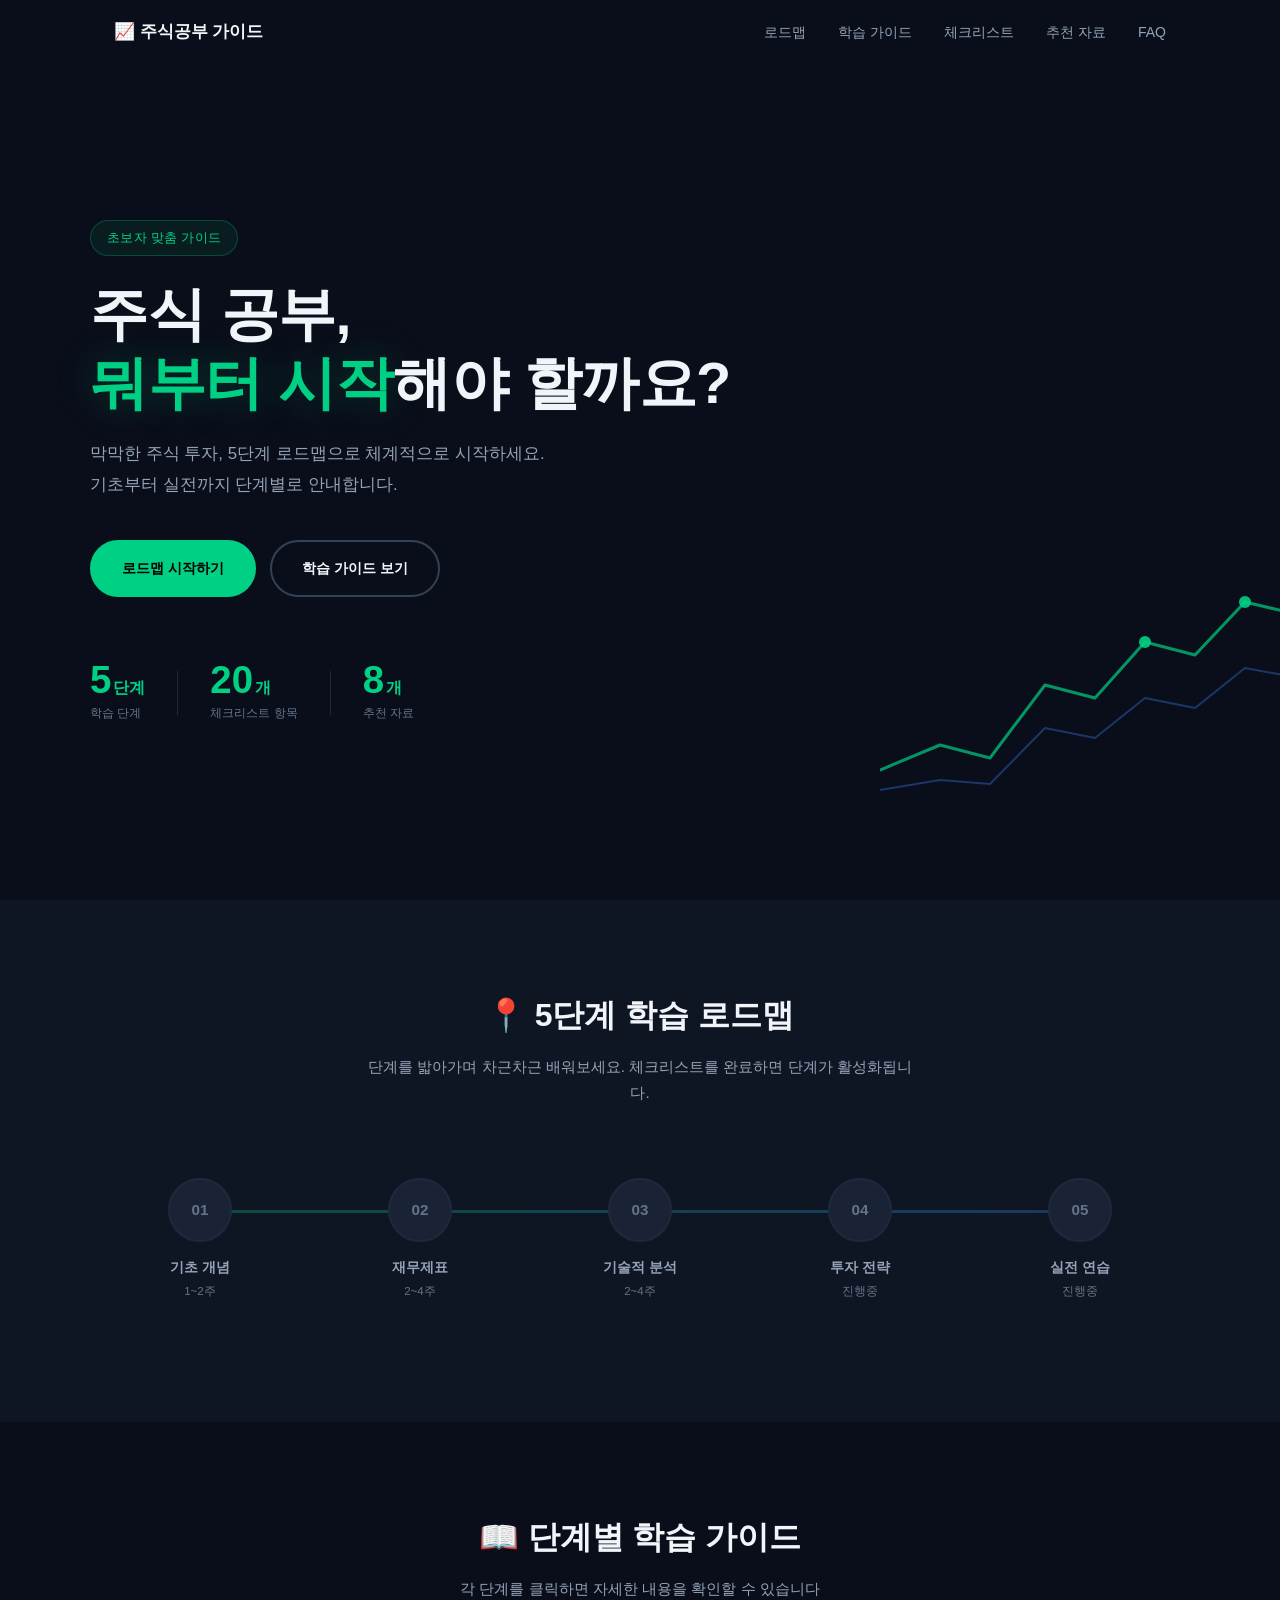
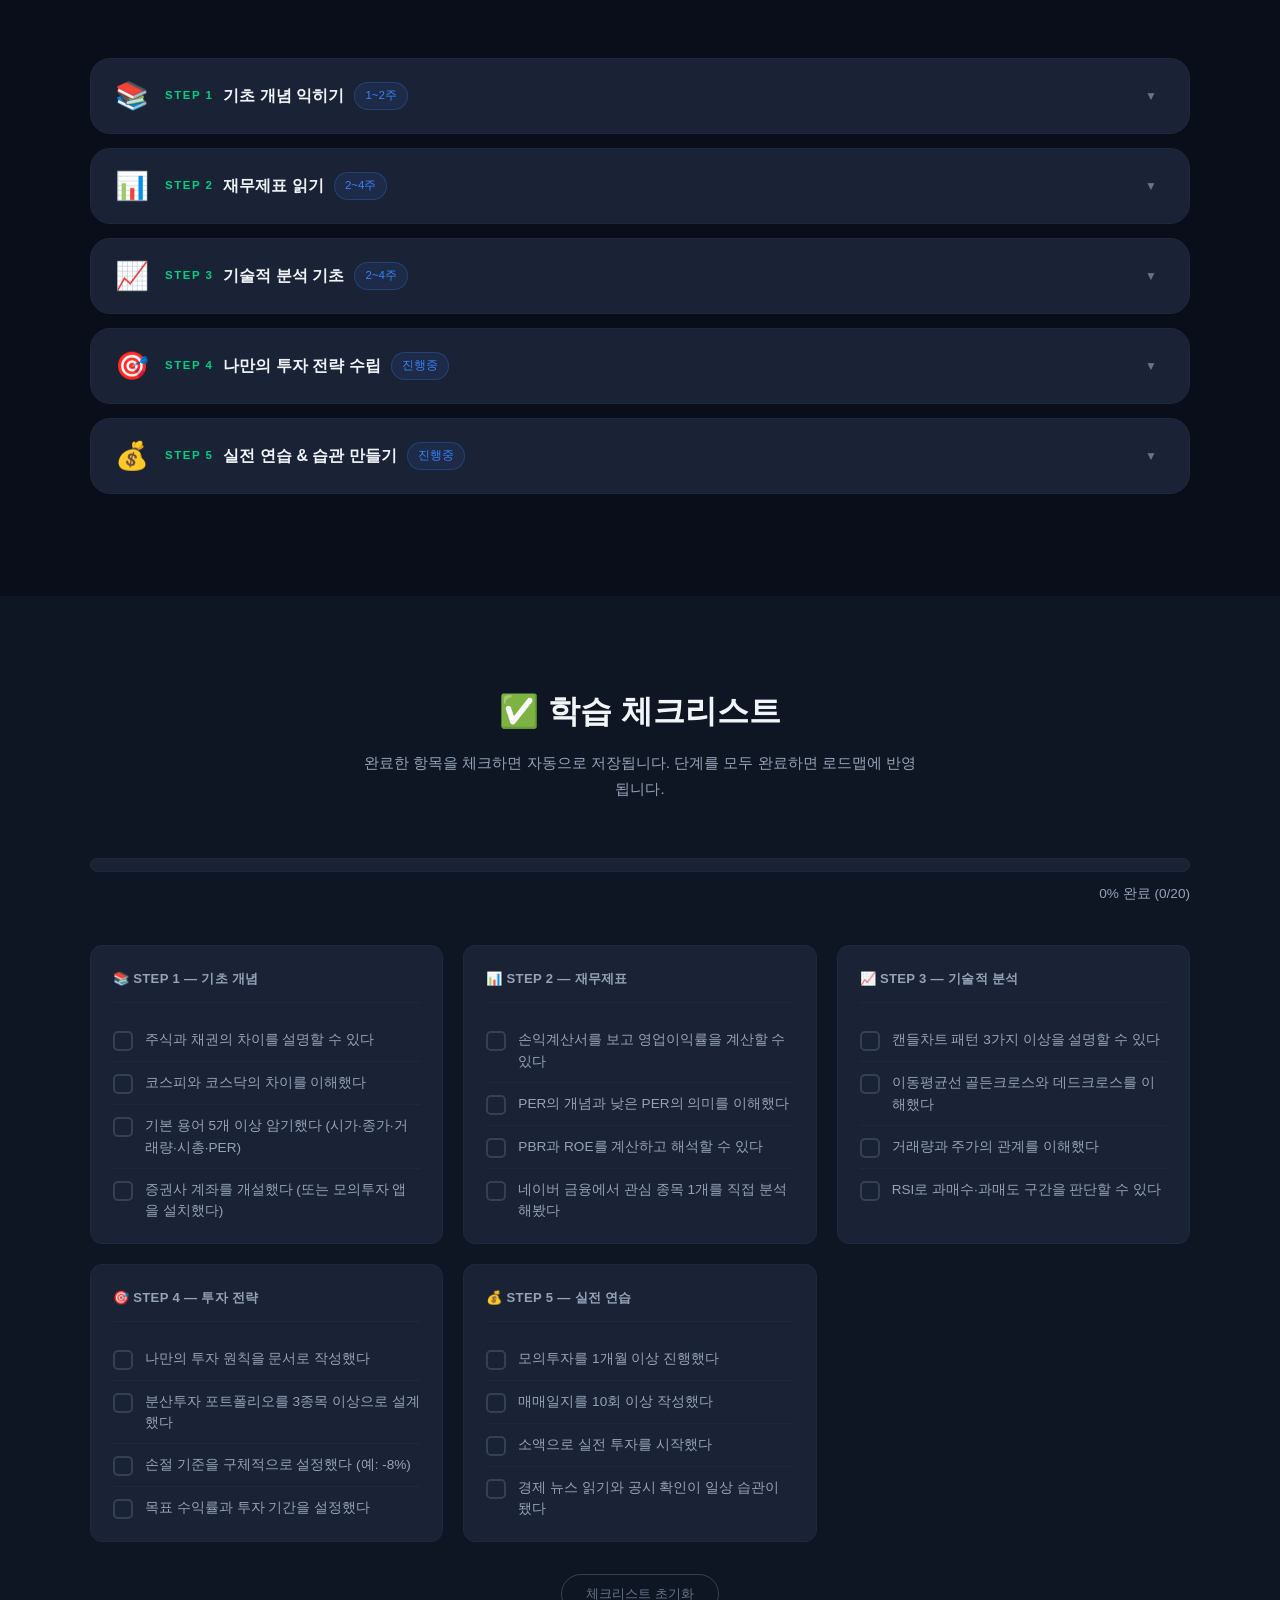
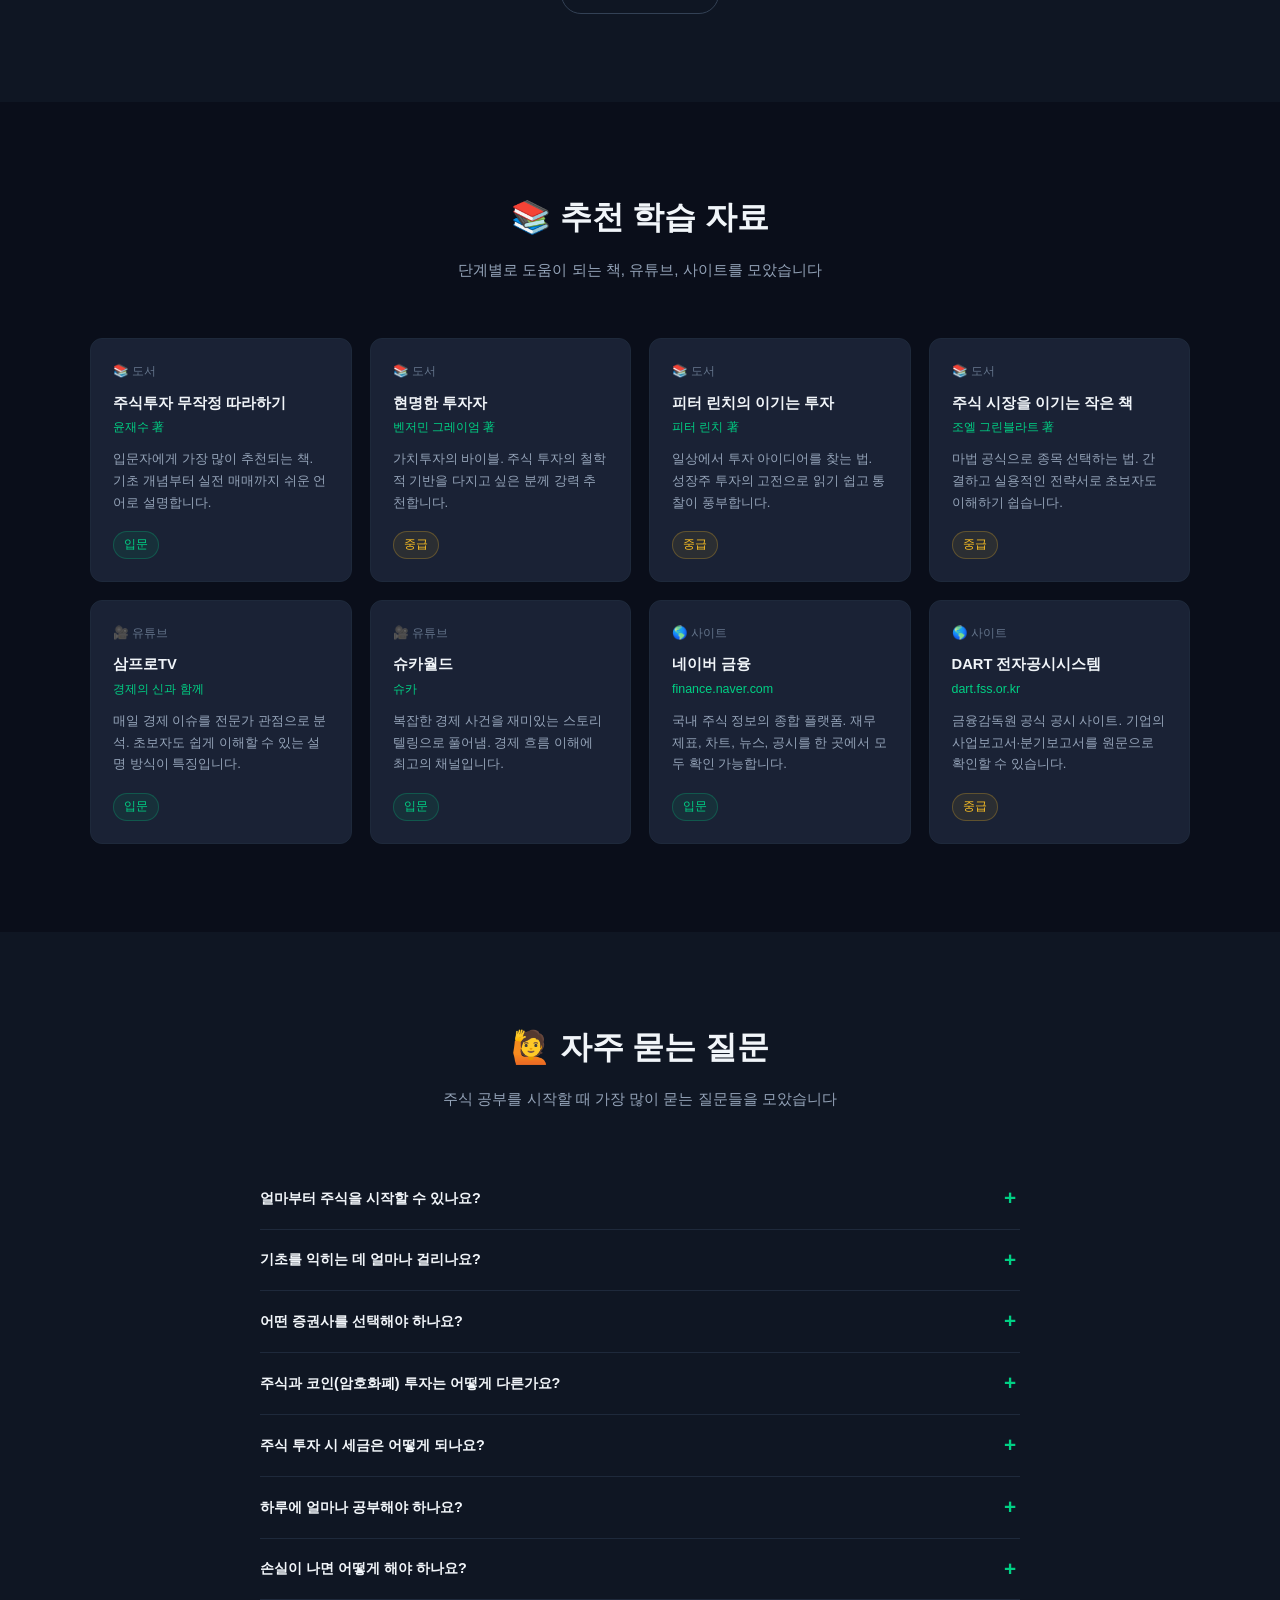
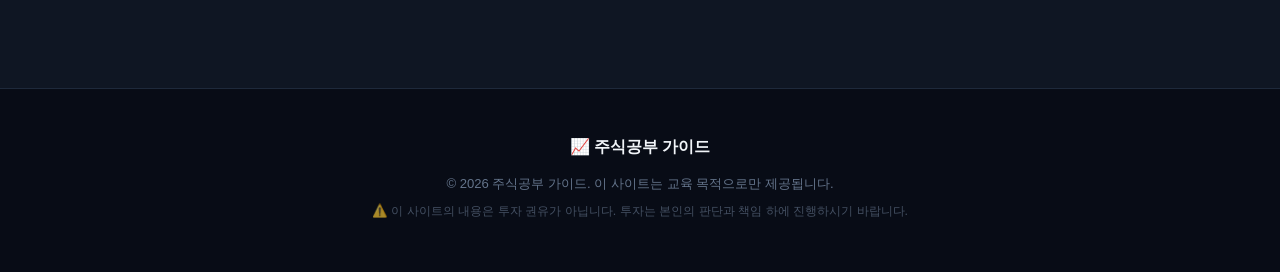
<file: stock-guide/index.html>
<!DOCTYPE html>
<html lang="ko">
<head>
  <meta charset="UTF-8">
  <meta name="viewport" content="width=device-width, initial-scale=1.0">
  <title>주식공부 가이드 | 초보자를 위한 주식 학습 로드맵</title>
  <meta name="description" content="주식 공부를 어디서부터 시작해야 할지 모르는 초보자를 위한 단계별 학습 가이드">
  <link rel="stylesheet" href="css/style.css">
</head>
<body>

  <!-- Navigation -->
  <nav id="navbar">
    <div class="nav-inner">
      <a href="#hero" class="nav-logo">&#128200; 주식공부 가이드</a>
      <button class="hamburger" id="hamburger" aria-expanded="false" aria-label="메뉴 열기">
        <span></span><span></span><span></span>
      </button>
      <ul class="nav-links" id="navLinks">
        <li><a href="#roadmap">로드맵</a></li>
        <li><a href="#guide">학습 가이드</a></li>
        <li><a href="#checklist">체크리스트</a></li>
        <li><a href="#resources">추천 자료</a></li>
        <li><a href="#faq">FAQ</a></li>
      </ul>
    </div>
  </nav>

  <!-- Hero -->
  <section id="hero">
    <div class="hero-content">
      <div class="hero-badge">초보자 맞춤 가이드</div>
      <h1>주식 공부,<br><span class="highlight">뭐부터 시작</span>해야 할까요?</h1>
      <p class="hero-sub">막막한 주식 투자, 5단계 로드맵으로 체계적으로 시작하세요.<br>기초부터 실전까지 단계별로 안내합니다.</p>
      <div class="hero-cta">
        <a href="#roadmap" class="btn-primary">로드맵 시작하기</a>
        <a href="#guide" class="btn-secondary">학습 가이드 보기</a>
      </div>
      <div class="hero-stats">
        <div class="stat">
          <div class="stat-number"><span class="counter" data-target="5">0</span><span class="stat-unit">단계</span></div>
          <p>학습 단계</p>
        </div>
        <div class="stat-divider"></div>
        <div class="stat">
          <div class="stat-number"><span class="counter" data-target="20">0</span><span class="stat-unit">개</span></div>
          <p>체크리스트 항목</p>
        </div>
        <div class="stat-divider"></div>
        <div class="stat">
          <div class="stat-number"><span class="counter" data-target="8">0</span><span class="stat-unit">개</span></div>
          <p>추천 자료</p>
        </div>
      </div>
    </div>
    <div class="hero-decoration" aria-hidden="true">
      <svg viewBox="0 0 420 260" xmlns="http://www.w3.org/2000/svg">
        <polyline points="0,210 60,185 110,198 165,125 215,138 265,82 315,95 365,42 420,55"
                  fill="none" stroke="#00d084" stroke-width="3" stroke-linecap="round" stroke-linejoin="round" opacity="0.7"/>
        <polyline points="0,230 60,220 110,224 165,168 215,178 265,138 315,148 365,108 420,118"
                  fill="none" stroke="#3b82f6" stroke-width="2" stroke-linecap="round" stroke-linejoin="round" opacity="0.35"/>
        <circle cx="265" cy="82" r="6" fill="#00d084" opacity="0.9"/>
        <circle cx="365" cy="42" r="6" fill="#00d084" opacity="0.9"/>
      </svg>
    </div>
  </section>

  <!-- Roadmap -->
  <section id="roadmap" class="section-alt">
    <div class="container">
      <div class="section-header animate-on-scroll">
        <h2>&#128205; 5단계 학습 로드맵</h2>
        <p>단계를 밟아가며 차근차근 배워보세요. 체크리스트를 완료하면 단계가 활성화됩니다.</p>
      </div>
      <div class="roadmap-container animate-on-scroll">
        <div class="roadmap-step" data-step="1">
          <div class="step-circle">01</div>
          <div class="step-info">
            <div class="step-label">기초 개념</div>
            <div class="step-duration">1~2주</div>
          </div>
        </div>
        <div class="roadmap-step" data-step="2">
          <div class="step-circle">02</div>
          <div class="step-info">
            <div class="step-label">재무제표</div>
            <div class="step-duration">2~4주</div>
          </div>
        </div>
        <div class="roadmap-step" data-step="3">
          <div class="step-circle">03</div>
          <div class="step-info">
            <div class="step-label">기술적 분석</div>
            <div class="step-duration">2~4주</div>
          </div>
        </div>
        <div class="roadmap-step" data-step="4">
          <div class="step-circle">04</div>
          <div class="step-info">
            <div class="step-label">투자 전략</div>
            <div class="step-duration">진행중</div>
          </div>
        </div>
        <div class="roadmap-step" data-step="5">
          <div class="step-circle">05</div>
          <div class="step-info">
            <div class="step-label">실전 연습</div>
            <div class="step-duration">진행중</div>
          </div>
        </div>
      </div>
    </div>
  </section>

  <!-- Step-by-step Guide -->
  <section id="guide">
    <div class="container">
      <div class="section-header animate-on-scroll">
        <h2>&#128214; 단계별 학습 가이드</h2>
        <p>각 단계를 클릭하면 자세한 내용을 확인할 수 있습니다</p>
      </div>

      <div class="step-card animate-on-scroll" data-step="1">
        <div class="card-header">
          <div class="card-icon">&#128218;</div>
          <div class="card-title">
            <span class="step-num">STEP 1</span>
            <h3>기초 개념 익히기</h3>
            <span class="duration-badge">1~2주</span>
          </div>
          <button type="button" class="card-toggle" aria-expanded="false">&#9660;</button>
        </div>
        <div class="card-body">
          <div class="card-body-inner">
            <ul class="topic-list">
              <li>주식이란 무엇인가? — 회사 소유권의 일부를 사고파는 개념</li>
              <li>주식시장의 구조 — 코스피(대형주)와 코스닥(중소·기술주)의 차이</li>
              <li>핵심 용어: 시가, 종가, 고가, 저가, 거래량, 시가총액</li>
              <li>주문 방법: 시장가 주문 vs 지정가 주문의 차이</li>
              <li>증권사 선택 기준 및 계좌 개설 방법</li>
            </ul>
            <div class="card-tip">
              <strong>&#128161; 학습 팁:</strong> 유튜브 "삼프로TV"나 "슈카월드" 채널로 시작하면 어렵지 않게 개념을 잡을 수 있어요. 하루 30분씩만 투자해도 2주면 기초는 완성됩니다.
            </div>
            <div class="card-resources">
              <span class="resource-tag">&#128218; 추천 책: 주식투자 무작정 따라하기 (윤재수)</span>
            </div>
          </div>
        </div>
      </div>

      <div class="step-card animate-on-scroll" data-step="2">
        <div class="card-header">
          <div class="card-icon">&#128202;</div>
          <div class="card-title">
            <span class="step-num">STEP 2</span>
            <h3>재무제표 읽기</h3>
            <span class="duration-badge">2~4주</span>
          </div>
          <button type="button" class="card-toggle" aria-expanded="false">&#9660;</button>
        </div>
        <div class="card-body">
          <div class="card-body-inner">
            <ul class="topic-list">
              <li>손익계산서 — 매출·영업이익·순이익의 흐름 파악하기</li>
              <li>재무상태표 — 자산·부채·자본 구조 이해하기</li>
              <li>현금흐름표 — 실제 현금이 어떻게 움직이는지 확인하기</li>
              <li>핵심 지표: PER(주가수익비율), PBR(주가순자산비율), ROE(자기자본이익률), EPS</li>
              <li>네이버 금융 / 증권사 HTS에서 종목 분석하는 법</li>
            </ul>
            <div class="card-tip">
              <strong>&#128161; 학습 팁:</strong> 처음엔 숫자가 낯설어도 괜찮아요. "PER이 낮으면 저평가"처럼 핵심 원리 하나씩 익히면서 실제 관심 종목에 직접 적용해보세요.
            </div>
            <div class="card-resources">
              <span class="resource-tag">&#127758; 네이버 금융 → 종목분석 탭 활용 (finance.naver.com)</span>
            </div>
          </div>
        </div>
      </div>

      <div class="step-card animate-on-scroll" data-step="3">
        <div class="card-header">
          <div class="card-icon">&#128200;</div>
          <div class="card-title">
            <span class="step-num">STEP 3</span>
            <h3>기술적 분석 기초</h3>
            <span class="duration-badge">2~4주</span>
          </div>
          <button type="button" class="card-toggle" aria-expanded="false">&#9660;</button>
        </div>
        <div class="card-body">
          <div class="card-body-inner">
            <ul class="topic-list">
              <li>캔들차트 읽기 — 양봉/음봉, 도지, 망치, 샅바형 등 주요 패턴</li>
              <li>이동평균선 — 5일선·20일선·60일선의 의미와 골든크로스/데드크로스</li>
              <li>거래량 분석 — 주가 상승·하락과 거래량의 관계 이해</li>
              <li>보조 지표: RSI(상대강도지수)로 과매수·과매도 구간 파악</li>
              <li>지지선·저항선 개념과 돌파 매매의 기초</li>
            </ul>
            <div class="card-tip">
              <strong>&#128161; 학습 팁:</strong> 기술적 분석만으로 단기매매를 노리기보다는, 매수/매도 타이밍을 잡는 보조 도구로 활용하는 것이 초보자에게 적합합니다.
            </div>
            <div class="card-resources">
              <span class="resource-tag">&#127909; 유튜브: "차트 분석 기초" 관련 영상 시청 추천</span>
            </div>
          </div>
        </div>
      </div>

      <div class="step-card animate-on-scroll" data-step="4">
        <div class="card-header">
          <div class="card-icon">&#127919;</div>
          <div class="card-title">
            <span class="step-num">STEP 4</span>
            <h3>나만의 투자 전략 수립</h3>
            <span class="duration-badge">진행중</span>
          </div>
          <button type="button" class="card-toggle" aria-expanded="false">&#9660;</button>
        </div>
        <div class="card-body">
          <div class="card-body-inner">
            <ul class="topic-list">
              <li>투자 스타일 탐색 — 가치투자 vs 성장주 투자 vs 배당투자</li>
              <li>분산투자 원칙 — 한 종목에 올인하지 않는 포트폴리오 구성</li>
              <li>리스크 관리 — 손절 기준(-8~10%) 미리 설정하고 지키기</li>
              <li>투자 원칙 문서화 — 나만의 매수/매도 기준 만들기</li>
              <li>장기 투자 vs 단기 매매 — 본인 성향에 맞는 방식 선택</li>
            </ul>
            <div class="card-tip">
              <strong>&#128161; 학습 팁:</strong> "원칙 없이 감으로 매매"는 초보자의 가장 큰 실수입니다. 매수 전 반드시 이유와 목표가를 정해두세요.
            </div>
            <div class="card-resources">
              <span class="resource-tag">&#128218; 추천 책: 현명한 투자자 (벤저민 그레이엄)</span>
            </div>
          </div>
        </div>
      </div>

      <div class="step-card animate-on-scroll" data-step="5">
        <div class="card-header">
          <div class="card-icon">&#128176;</div>
          <div class="card-title">
            <span class="step-num">STEP 5</span>
            <h3>실전 연습 &amp; 습관 만들기</h3>
            <span class="duration-badge">진행중</span>
          </div>
          <button type="button" class="card-toggle" aria-expanded="false">&#9660;</button>
        </div>
        <div class="card-body">
          <div class="card-body-inner">
            <ul class="topic-list">
              <li>모의투자 먼저 — 삼성증권 POP, 키움증권 등 모의투자 앱 활용</li>
              <li>소액으로 실전 시작 — 잃어도 타격 없는 10~30만 원으로 시작</li>
              <li>매매일지 작성 — 매수/매도 이유, 결과, 반성 내용 꾸준히 기록</li>
              <li>뉴스·공시 읽기 습관 — 매일 10분 경제 뉴스, DART 공시 확인</li>
              <li>멘탈 관리 — 손실은 배움이라 생각하고 원칙을 흔들리지 않고 유지</li>
            </ul>
            <div class="card-tip">
              <strong>&#128161; 학습 팁:</strong> 모의투자로 6개월 이상 꾸준히 플러스 수익을 낼 수 있을 때 본격 실전 투자를 시작하세요. 서두르지 않는 것이 최고의 전략입니다.
            </div>
            <div class="card-resources">
              <span class="resource-tag">&#127758; DART 전자공시시스템 (dart.fss.or.kr) 즐겨찾기 추가</span>
            </div>
          </div>
        </div>
      </div>
    </div>
  </section>

  <!-- Checklist -->
  <section id="checklist" class="section-alt">
    <div class="container">
      <div class="section-header animate-on-scroll">
        <h2>&#9989; 학습 체크리스트</h2>
        <p>완료한 항목을 체크하면 자동으로 저장됩니다. 단계를 모두 완료하면 로드맵에 반영됩니다.</p>
      </div>

      <div class="progress-wrapper animate-on-scroll">
        <div class="progress-bar-container">
          <div class="progress-bar" id="progressBar"></div>
        </div>
        <span class="progress-label" id="progressLabel">0% 완료 (0/20)</span>
      </div>

      <div class="checklist-groups animate-on-scroll">

        <div class="checklist-group" data-step="1">
          <h4>&#128218; STEP 1 — 기초 개념</h4>
          <label class="check-item">
            <input type="checkbox" data-key="step1_1">
            <span class="checkmark"></span>
            <span>주식과 채권의 차이를 설명할 수 있다</span>
          </label>
          <label class="check-item">
            <input type="checkbox" data-key="step1_2">
            <span class="checkmark"></span>
            <span>코스피와 코스닥의 차이를 이해했다</span>
          </label>
          <label class="check-item">
            <input type="checkbox" data-key="step1_3">
            <span class="checkmark"></span>
            <span>기본 용어 5개 이상 암기했다 (시가·종가·거래량·시총·PER)</span>
          </label>
          <label class="check-item">
            <input type="checkbox" data-key="step1_4">
            <span class="checkmark"></span>
            <span>증권사 계좌를 개설했다 (또는 모의투자 앱을 설치했다)</span>
          </label>
        </div>

        <div class="checklist-group" data-step="2">
          <h4>&#128202; STEP 2 — 재무제표</h4>
          <label class="check-item">
            <input type="checkbox" data-key="step2_1">
            <span class="checkmark"></span>
            <span>손익계산서를 보고 영업이익률을 계산할 수 있다</span>
          </label>
          <label class="check-item">
            <input type="checkbox" data-key="step2_2">
            <span class="checkmark"></span>
            <span>PER의 개념과 낮은 PER의 의미를 이해했다</span>
          </label>
          <label class="check-item">
            <input type="checkbox" data-key="step2_3">
            <span class="checkmark"></span>
            <span>PBR과 ROE를 계산하고 해석할 수 있다</span>
          </label>
          <label class="check-item">
            <input type="checkbox" data-key="step2_4">
            <span class="checkmark"></span>
            <span>네이버 금융에서 관심 종목 1개를 직접 분석해봤다</span>
          </label>
        </div>

        <div class="checklist-group" data-step="3">
          <h4>&#128200; STEP 3 — 기술적 분석</h4>
          <label class="check-item">
            <input type="checkbox" data-key="step3_1">
            <span class="checkmark"></span>
            <span>캔들차트 패턴 3가지 이상을 설명할 수 있다</span>
          </label>
          <label class="check-item">
            <input type="checkbox" data-key="step3_2">
            <span class="checkmark"></span>
            <span>이동평균선 골든크로스와 데드크로스를 이해했다</span>
          </label>
          <label class="check-item">
            <input type="checkbox" data-key="step3_3">
            <span class="checkmark"></span>
            <span>거래량과 주가의 관계를 이해했다</span>
          </label>
          <label class="check-item">
            <input type="checkbox" data-key="step3_4">
            <span class="checkmark"></span>
            <span>RSI로 과매수·과매도 구간을 판단할 수 있다</span>
          </label>
        </div>

        <div class="checklist-group" data-step="4">
          <h4>&#127919; STEP 4 — 투자 전략</h4>
          <label class="check-item">
            <input type="checkbox" data-key="step4_1">
            <span class="checkmark"></span>
            <span>나만의 투자 원칙을 문서로 작성했다</span>
          </label>
          <label class="check-item">
            <input type="checkbox" data-key="step4_2">
            <span class="checkmark"></span>
            <span>분산투자 포트폴리오를 3종목 이상으로 설계했다</span>
          </label>
          <label class="check-item">
            <input type="checkbox" data-key="step4_3">
            <span class="checkmark"></span>
            <span>손절 기준을 구체적으로 설정했다 (예: -8%)</span>
          </label>
          <label class="check-item">
            <input type="checkbox" data-key="step4_4">
            <span class="checkmark"></span>
            <span>목표 수익률과 투자 기간을 설정했다</span>
          </label>
        </div>

        <div class="checklist-group" data-step="5">
          <h4>&#128176; STEP 5 — 실전 연습</h4>
          <label class="check-item">
            <input type="checkbox" data-key="step5_1">
            <span class="checkmark"></span>
            <span>모의투자를 1개월 이상 진행했다</span>
          </label>
          <label class="check-item">
            <input type="checkbox" data-key="step5_2">
            <span class="checkmark"></span>
            <span>매매일지를 10회 이상 작성했다</span>
          </label>
          <label class="check-item">
            <input type="checkbox" data-key="step5_3">
            <span class="checkmark"></span>
            <span>소액으로 실전 투자를 시작했다</span>
          </label>
          <label class="check-item">
            <input type="checkbox" data-key="step5_4">
            <span class="checkmark"></span>
            <span>경제 뉴스 읽기와 공시 확인이 일상 습관이 됐다</span>
          </label>
        </div>

      </div>

      <div class="checklist-actions animate-on-scroll">
        <button class="btn-reset" id="resetChecklist">체크리스트 초기화</button>
      </div>
    </div>
  </section>

  <!-- Resources -->
  <section id="resources">
    <div class="container">
      <div class="section-header animate-on-scroll">
        <h2>&#128218; 추천 학습 자료</h2>
        <p>단계별로 도움이 되는 책, 유튜브, 사이트를 모았습니다</p>
      </div>
      <div class="resources-grid">

        <div class="resource-card animate-on-scroll">
          <div class="resource-type">&#128218; 도서</div>
          <h4>주식투자 무작정 따라하기</h4>
          <p class="resource-author">윤재수 著</p>
          <p class="resource-desc">입문자에게 가장 많이 추천되는 책. 기초 개념부터 실전 매매까지 쉬운 언어로 설명합니다.</p>
          <span class="resource-level beginner">입문</span>
        </div>

        <div class="resource-card animate-on-scroll">
          <div class="resource-type">&#128218; 도서</div>
          <h4>현명한 투자자</h4>
          <p class="resource-author">벤저민 그레이엄 著</p>
          <p class="resource-desc">가치투자의 바이블. 주식 투자의 철학적 기반을 다지고 싶은 분께 강력 추천합니다.</p>
          <span class="resource-level intermediate">중급</span>
        </div>

        <div class="resource-card animate-on-scroll">
          <div class="resource-type">&#128218; 도서</div>
          <h4>피터 린치의 이기는 투자</h4>
          <p class="resource-author">피터 린치 著</p>
          <p class="resource-desc">일상에서 투자 아이디어를 찾는 법. 성장주 투자의 고전으로 읽기 쉽고 통찰이 풍부합니다.</p>
          <span class="resource-level intermediate">중급</span>
        </div>

        <div class="resource-card animate-on-scroll">
          <div class="resource-type">&#128218; 도서</div>
          <h4>주식 시장을 이기는 작은 책</h4>
          <p class="resource-author">조엘 그린블라트 著</p>
          <p class="resource-desc">마법 공식으로 종목 선택하는 법. 간결하고 실용적인 전략서로 초보자도 이해하기 쉽습니다.</p>
          <span class="resource-level intermediate">중급</span>
        </div>

        <div class="resource-card animate-on-scroll">
          <div class="resource-type">&#127909; 유튜브</div>
          <h4>삼프로TV</h4>
          <p class="resource-author">경제의 신과 함께</p>
          <p class="resource-desc">매일 경제 이슈를 전문가 관점으로 분석. 초보자도 쉽게 이해할 수 있는 설명 방식이 특징입니다.</p>
          <span class="resource-level beginner">입문</span>
        </div>

        <div class="resource-card animate-on-scroll">
          <div class="resource-type">&#127909; 유튜브</div>
          <h4>슈카월드</h4>
          <p class="resource-author">슈카</p>
          <p class="resource-desc">복잡한 경제 사건을 재미있는 스토리텔링으로 풀어냄. 경제 흐름 이해에 최고의 채널입니다.</p>
          <span class="resource-level beginner">입문</span>
        </div>

        <div class="resource-card animate-on-scroll">
          <div class="resource-type">&#127758; 사이트</div>
          <h4>네이버 금융</h4>
          <p class="resource-author">finance.naver.com</p>
          <p class="resource-desc">국내 주식 정보의 종합 플랫폼. 재무제표, 차트, 뉴스, 공시를 한 곳에서 모두 확인 가능합니다.</p>
          <span class="resource-level beginner">입문</span>
        </div>

        <div class="resource-card animate-on-scroll">
          <div class="resource-type">&#127758; 사이트</div>
          <h4>DART 전자공시시스템</h4>
          <p class="resource-author">dart.fss.or.kr</p>
          <p class="resource-desc">금융감독원 공식 공시 사이트. 기업의 사업보고서·분기보고서를 원문으로 확인할 수 있습니다.</p>
          <span class="resource-level intermediate">중급</span>
        </div>

      </div>
    </div>
  </section>

  <!-- FAQ -->
  <section id="faq" class="section-alt">
    <div class="container">
      <div class="section-header animate-on-scroll">
        <h2>&#128587; 자주 묻는 질문</h2>
        <p>주식 공부를 시작할 때 가장 많이 묻는 질문들을 모았습니다</p>
      </div>
      <div class="faq-list animate-on-scroll">

        <div class="faq-item">
          <button class="faq-question" aria-expanded="false">
            <span>얼마부터 주식을 시작할 수 있나요?</span>
            <span class="faq-icon">+</span>
          </button>
          <div class="faq-answer">
            <p>이론적으로는 1주(몇천 원~수만 원)부터 가능합니다. 하지만 처음에는 모의투자로 6개월 이상 연습한 후, 잃어도 크게 타격이 없는 소액(10~30만 원)으로 시작하는 것을 권장합니다. "배우는 비용"이라고 생각하고 접근하면 심리적 부담이 줄어듭니다.</p>
          </div>
        </div>

        <div class="faq-item">
          <button class="faq-question" aria-expanded="false">
            <span>기초를 익히는 데 얼마나 걸리나요?</span>
            <span class="faq-icon">+</span>
          </button>
          <div class="faq-answer">
            <p>하루 30분~1시간씩 꾸준히 한다면 기초 개념 이해에는 3~6개월 정도가 적당합니다. 다만 "나만의 투자 전략"을 갖추려면 실전 경험까지 포함해 1~2년은 잡아야 합니다. 주식 공부에는 끝이 없으니, 꾸준한 학습 습관을 만드는 것이 핵심입니다.</p>
          </div>
        </div>

        <div class="faq-item">
          <button class="faq-question" aria-expanded="false">
            <span>어떤 증권사를 선택해야 하나요?</span>
            <span class="faq-icon">+</span>
          </button>
          <div class="faq-answer">
            <p>초보자라면 수수료가 저렴하고 앱이 직관적인 곳을 추천합니다. 키움증권(영웅문)은 수수료가 낮고 전문 트레이더에게 인기가 많으며, 미래에셋증권과 삼성증권은 앱 UI가 친숙하고 모의투자 서비스도 제공합니다. 여러 증권사의 앱을 직접 써보고 편한 곳을 선택하세요.</p>
          </div>
        </div>

        <div class="faq-item">
          <button class="faq-question" aria-expanded="false">
            <span>주식과 코인(암호화폐) 투자는 어떻게 다른가요?</span>
            <span class="faq-icon">+</span>
          </button>
          <div class="faq-answer">
            <p>주식은 실제 기업의 사업 실적과 연동되어 가치 판단이 가능하지만, 암호화폐는 주로 수요·공급과 시장 심리에 의해 가격이 결정됩니다. 주식은 주주 보호를 위한 법적 장치(공시 의무, 금융감독 등)가 갖춰져 있어 초보자에게 상대적으로 진입하기 쉽습니다.</p>
          </div>
        </div>

        <div class="faq-item">
          <button class="faq-question" aria-expanded="false">
            <span>주식 투자 시 세금은 어떻게 되나요?</span>
            <span class="faq-icon">+</span>
          </button>
          <div class="faq-answer">
            <p>국내 주식 매매 차익은 대주주가 아닌 일반 개인 투자자에게는 현재 비과세입니다. 배당소득은 15.4%의 세금이 원천 징수됩니다. 해외 주식은 연 250만 원 초과 수익에 대해 22%의 양도소득세가 부과됩니다. 세법은 변경될 수 있으니 최신 정보를 확인하세요.</p>
          </div>
        </div>

        <div class="faq-item">
          <button class="faq-question" aria-expanded="false">
            <span>하루에 얼마나 공부해야 하나요?</span>
            <span class="faq-icon">+</span>
          </button>
          <div class="faq-answer">
            <p>입문 단계에서는 하루 30분~1시간이면 충분합니다. 양보다는 꾸준함이 중요합니다. 매일 아침 경제 뉴스 10분 + 관심 종목 차트 확인 5분만으로도 1년이면 엄청난 차이가 생깁니다. 한 번에 몰아서 공부하는 것보다 매일 조금씩 습관을 만드는 방법이 훨씬 효과적입니다.</p>
          </div>
        </div>

        <div class="faq-item">
          <button class="faq-question" aria-expanded="false">
            <span>손실이 나면 어떻게 해야 하나요?</span>
            <span class="faq-icon">+</span>
          </button>
          <div class="faq-answer">
            <p>손실은 주식 투자에서 불가피한 경험입니다. 중요한 것은 사전에 손절 기준(-8~10%)을 정해두고 기계적으로 지키는 것입니다. 손실이 났을 때는 감정적으로 판단하지 말고, 매매일지에 이유와 실수를 기록해 다음 투자에서 같은 실수를 반복하지 않도록 하세요. 손실도 소중한 배움입니다.</p>
          </div>
        </div>

      </div>
    </div>
  </section>

  <!-- Footer -->
  <footer>
    <div class="container">
      <p class="footer-logo">&#128200; 주식공부 가이드</p>
      <p>&#169; 2026 주식공부 가이드. 이 사이트는 교육 목적으로만 제공됩니다.</p>
      <p class="disclaimer">&#9888;&#65039; 이 사이트의 내용은 투자 권유가 아닙니다. 투자는 본인의 판단과 책임 하에 진행하시기 바랍니다.</p>
    </div>
  </footer>

  <script src="js/main.js"></script>
</body>
</html>
</file>
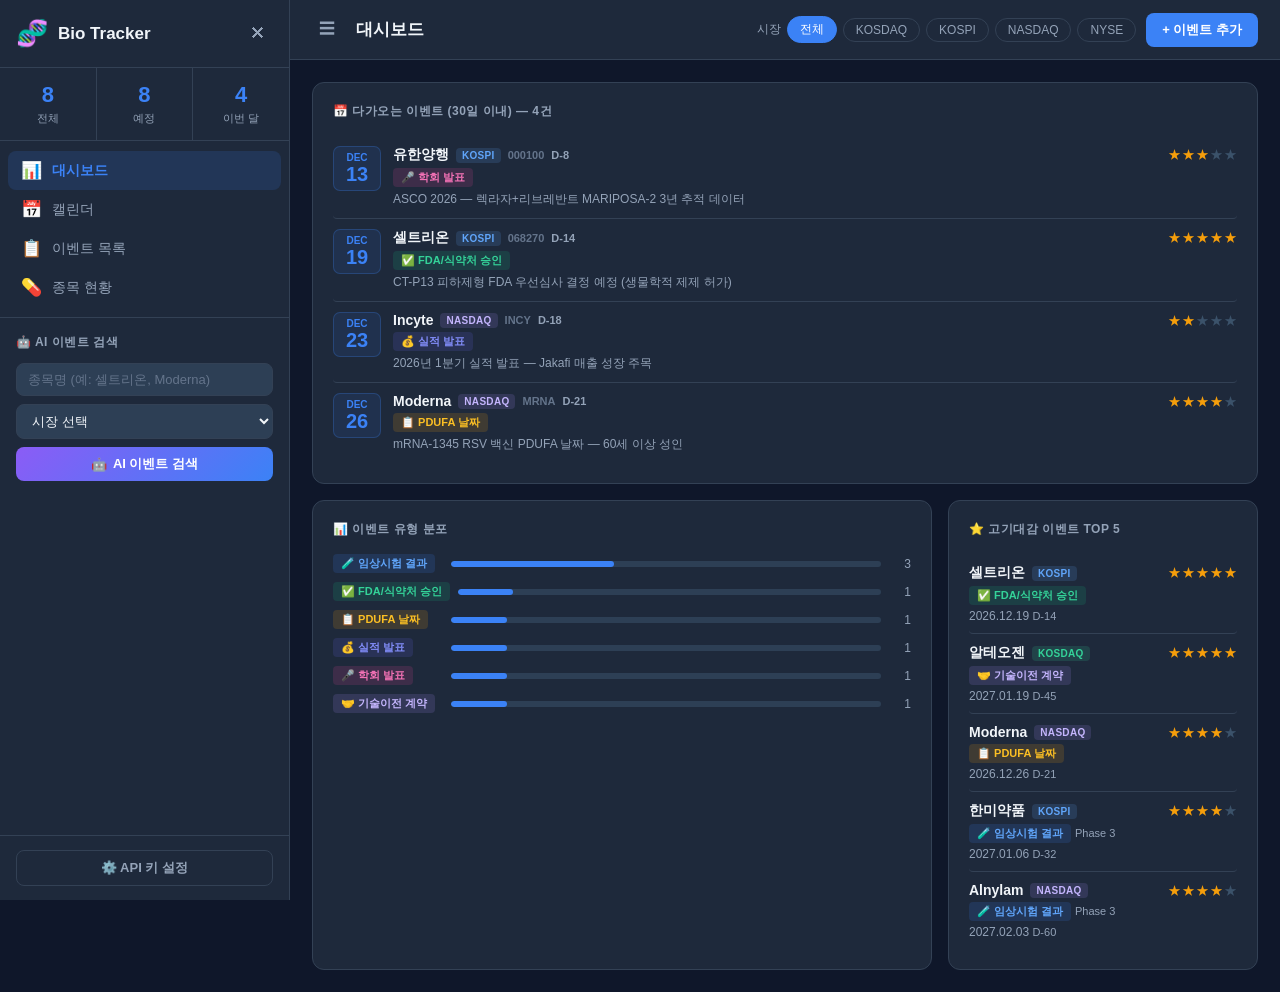
<file: 실전프로젝트/biotech-tracker/index.html>
<!DOCTYPE html>
<html lang="ko">
<head>
  <meta charset="UTF-8" />
  <meta name="viewport" content="width=device-width, initial-scale=1.0" />
  <title>바이오 이벤트 트래커</title>
  <link rel="stylesheet" href="style.css" />
</head>
<body>
<div id="app">

  <!-- Sidebar Overlay (mobile) -->
  <div class="sidebar-overlay" id="sidebar-overlay"></div>

  <!-- Sidebar -->
  <aside class="sidebar" id="sidebar">
    <div class="sidebar-header">
      <span class="logo">🧬</span>
      <h1>Bio Tracker</h1>
      <button class="icon-btn sidebar-close" id="sidebar-close" aria-label="닫기">✕</button>
    </div>

    <div class="sidebar-stats">
      <div class="stat-item">
        <span class="stat-value" id="stat-total">0</span>
        <span class="stat-label">전체</span>
      </div>
      <div class="stat-item">
        <span class="stat-value" id="stat-upcoming">0</span>
        <span class="stat-label">예정</span>
      </div>
      <div class="stat-item">
        <span class="stat-value" id="stat-thismonth">0</span>
        <span class="stat-label">이번 달</span>
      </div>
    </div>

    <nav class="sidebar-nav">
      <button class="nav-item active" data-view="dashboard">
        <span class="nav-icon">📊</span>대시보드
      </button>
      <button class="nav-item" data-view="calendar">
        <span class="nav-icon">📅</span>캘린더
      </button>
      <button class="nav-item" data-view="list">
        <span class="nav-icon">📋</span>이벤트 목록
      </button>
      <button class="nav-item" data-view="stocks">
        <span class="nav-icon">💊</span>종목 현황
      </button>
    </nav>

    <div class="sidebar-section">
      <h3>🤖 AI 이벤트 검색</h3>
      <div class="ai-search-form">
        <input type="text" id="ai-stock-input" placeholder="종목명 (예: 셀트리온, Moderna)" />
        <select id="ai-market-select">
          <option value="">시장 선택</option>
          <option value="KOSDAQ">KOSDAQ</option>
          <option value="KOSPI">KOSPI</option>
          <option value="NASDAQ">NASDAQ</option>
          <option value="NYSE">NYSE</option>
        </select>
        <button class="btn btn-ai" id="ai-search-btn">
          <span>🤖</span> AI 이벤트 검색
        </button>
      </div>
      <div id="ai-result" class="ai-result hidden"></div>
    </div>

    <div class="sidebar-footer">
      <button class="btn btn-ghost w-full" id="settings-btn">⚙️ API 키 설정</button>
    </div>
  </aside>

  <!-- Main -->
  <div class="main-wrapper">
    <header class="topbar">
      <div class="topbar-left">
        <button class="icon-btn menu-btn" id="menu-btn" aria-label="메뉴">☰</button>
        <h2 id="page-title">대시보드</h2>
      </div>
      <div class="topbar-right">
        <div class="filter-chips" id="market-chips">
          <span class="filter-label">시장</span>
          <button class="chip active" data-market="all">전체</button>
          <button class="chip" data-market="KOSDAQ">KOSDAQ</button>
          <button class="chip" data-market="KOSPI">KOSPI</button>
          <button class="chip" data-market="NASDAQ">NASDAQ</button>
          <button class="chip" data-market="NYSE">NYSE</button>
        </div>
        <button class="btn btn-primary" id="add-event-btn">+ 이벤트 추가</button>
      </div>
    </header>

    <main class="content" id="content"></main>
  </div>
</div>

<!-- Add/Edit Event Modal -->
<div class="modal-overlay hidden" id="event-modal-overlay">
  <div class="modal" id="event-modal">
    <div class="modal-header">
      <h3 id="modal-title">이벤트 추가</h3>
      <button class="icon-btn modal-close" id="event-modal-close">✕</button>
    </div>
    <form id="event-form" class="modal-body" novalidate>
      <input type="hidden" name="id" />
      <div class="form-row">
        <div class="form-group">
          <label>종목명 <span class="req">*</span></label>
          <input type="text" name="stockName" placeholder="예: 셀트리온" />
        </div>
        <div class="form-group">
          <label>종목코드</label>
          <input type="text" name="stockCode" placeholder="예: 068270" />
        </div>
      </div>
      <div class="form-row">
        <div class="form-group">
          <label>시장 <span class="req">*</span></label>
          <select name="market">
            <option value="">선택</option>
            <option value="KOSDAQ">KOSDAQ</option>
            <option value="KOSPI">KOSPI</option>
            <option value="NASDAQ">NASDAQ</option>
            <option value="NYSE">NYSE</option>
          </select>
        </div>
        <div class="form-group">
          <label>이벤트 유형 <span class="req">*</span></label>
          <select name="eventType">
            <option value="">선택</option>
            <option value="clinical_result">🧪 임상시험 결과</option>
            <option value="fda_approval">✅ FDA/식약처 승인</option>
            <option value="pdufa">📋 PDUFA 날짜</option>
            <option value="earnings">💰 실적 발표</option>
            <option value="conference">🎤 학회 발표</option>
            <option value="regulatory_filing">📄 IND/NDA 제출</option>
            <option value="licensing">🤝 기술이전 계약</option>
            <option value="other">📌 기타</option>
          </select>
        </div>
      </div>
      <div class="form-row">
        <div class="form-group">
          <label>임상 단계</label>
          <select name="phase">
            <option value="">해당없음</option>
            <option value="Phase 1">Phase 1</option>
            <option value="Phase 1/2">Phase 1/2</option>
            <option value="Phase 2">Phase 2</option>
            <option value="Phase 2/3">Phase 2/3</option>
            <option value="Phase 3">Phase 3</option>
            <option value="BLA/NDA">BLA/NDA</option>
          </select>
        </div>
        <div class="form-group">
          <label>이벤트 날짜 <span class="req">*</span></label>
          <input type="date" name="eventDate" />
        </div>
      </div>
      <div class="form-row">
        <div class="form-group">
          <label>기대감 지수</label>
          <div class="range-wrapper">
            <input type="range" name="expectation" id="exp-range" min="1" max="5" value="3" />
            <span id="exp-display">3 — 보통</span>
          </div>
        </div>
        <div class="form-group">
          <label>상태</label>
          <select name="status">
            <option value="upcoming">예정</option>
            <option value="pending">진행 중</option>
            <option value="completed">완료 (긍정)</option>
            <option value="failed">완료 (부정)</option>
          </select>
        </div>
      </div>
      <div class="form-group">
        <label>메모</label>
        <textarea name="memo" rows="3" placeholder="분석 내용, 추가 정보..."></textarea>
      </div>
    </form>
    <div class="modal-footer">
      <button class="btn btn-ghost" id="event-cancel">취소</button>
      <button class="btn btn-primary" id="event-save">저장</button>
    </div>
  </div>
</div>

<!-- Detail Modal -->
<div class="modal-overlay hidden" id="detail-modal-overlay">
  <div class="modal" id="detail-modal">
    <div class="modal-header">
      <h3 id="detail-title">이벤트 상세</h3>
      <button class="icon-btn modal-close" id="detail-modal-close">✕</button>
    </div>
    <div class="modal-body" id="detail-body"></div>
    <div class="modal-footer">
      <button class="btn btn-danger-ghost" id="detail-delete">삭제</button>
      <span style="flex:1"></span>
      <button class="btn btn-ghost" id="detail-close-btn">닫기</button>
      <button class="btn btn-primary" id="detail-edit">수정</button>
    </div>
  </div>
</div>

<!-- Settings Modal -->
<div class="modal-overlay hidden" id="settings-modal-overlay">
  <div class="modal modal-sm">
    <div class="modal-header">
      <h3>⚙️ API 키 설정</h3>
      <button class="icon-btn modal-close" id="settings-modal-close">✕</button>
    </div>
    <div class="modal-body">
      <div class="form-group">
        <label>Anthropic API 키</label>
        <input type="password" id="api-key-input" placeholder="sk-ant-..." />
        <p class="form-hint">AI 이벤트 자동 검색에 필요합니다. 키는 브라우저 로컬 스토리지에만 저장됩니다.</p>
      </div>
    </div>
    <div class="modal-footer">
      <button class="btn btn-ghost" id="settings-cancel">취소</button>
      <button class="btn btn-primary" id="settings-save">저장</button>
    </div>
  </div>
</div>

<!-- Toast container -->
<div id="toast-container"></div>

<script src="app.js"></script>
</body>
</html>
</file>
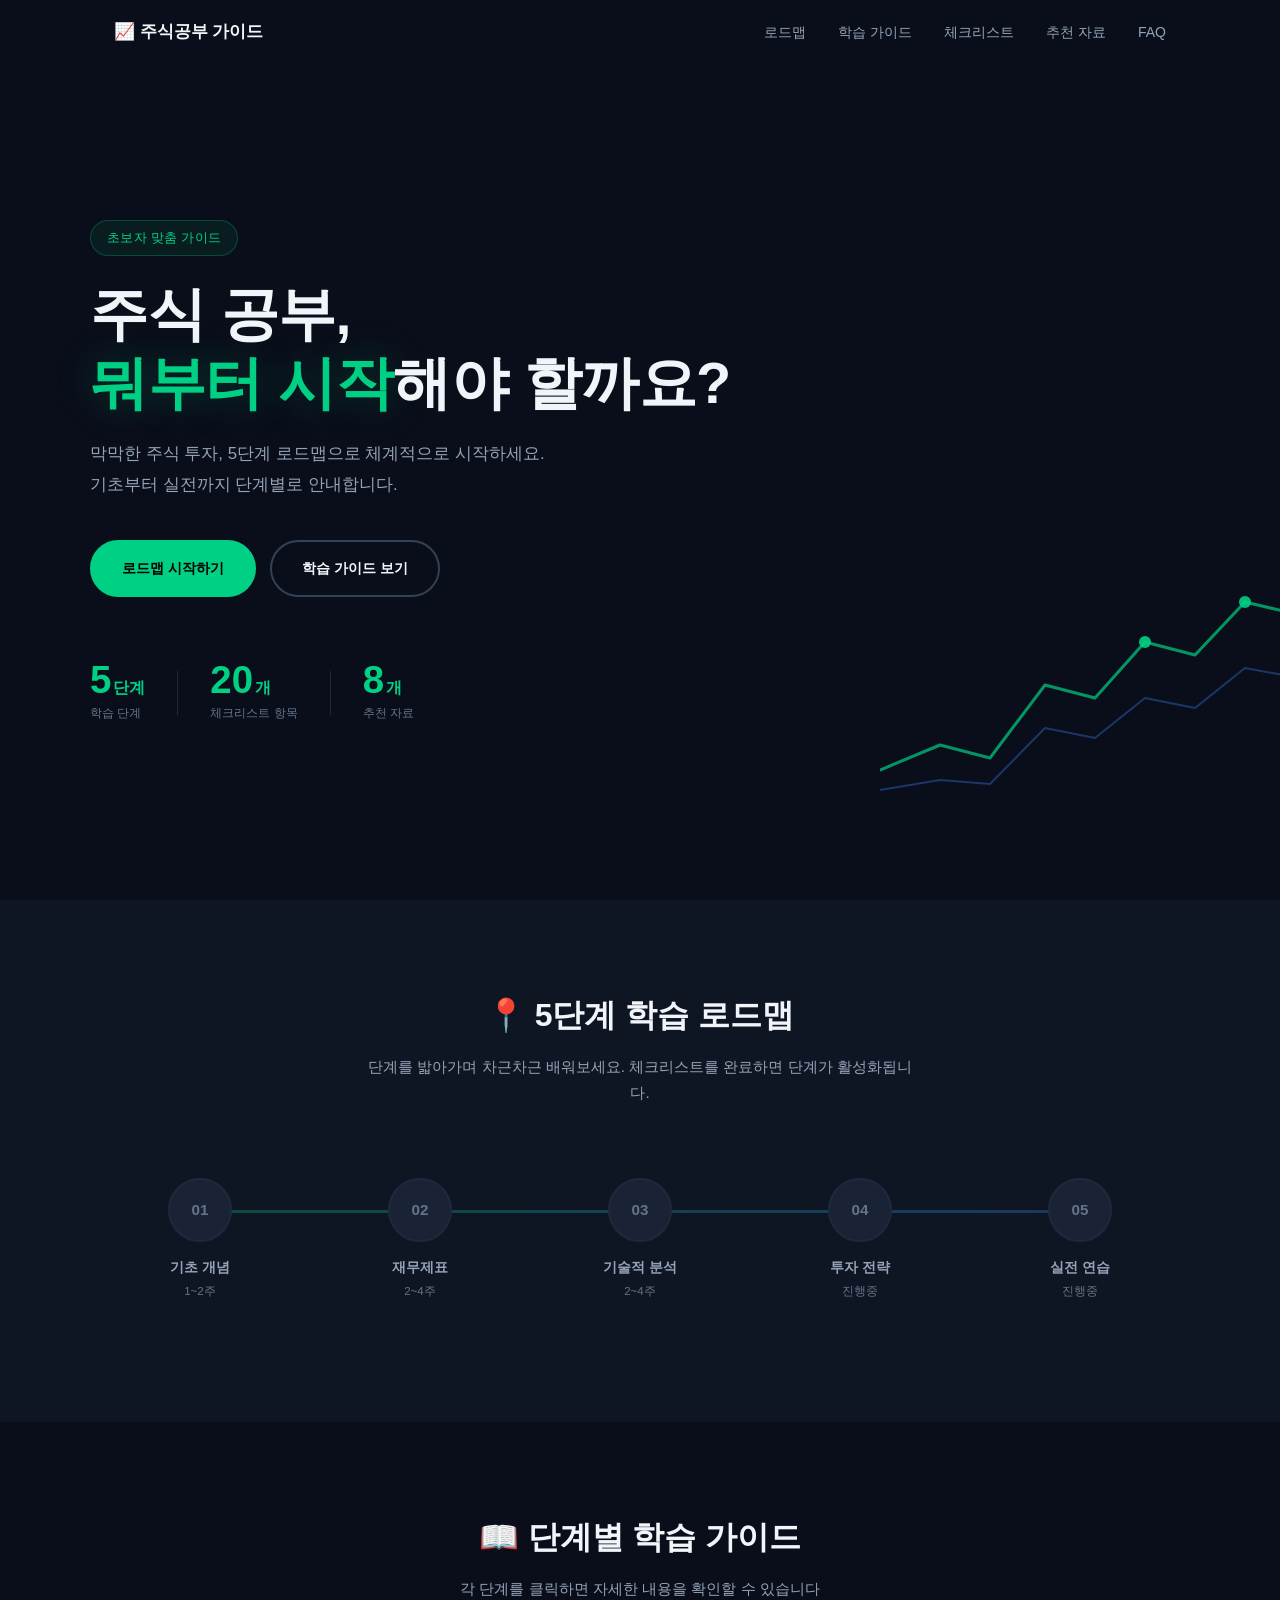
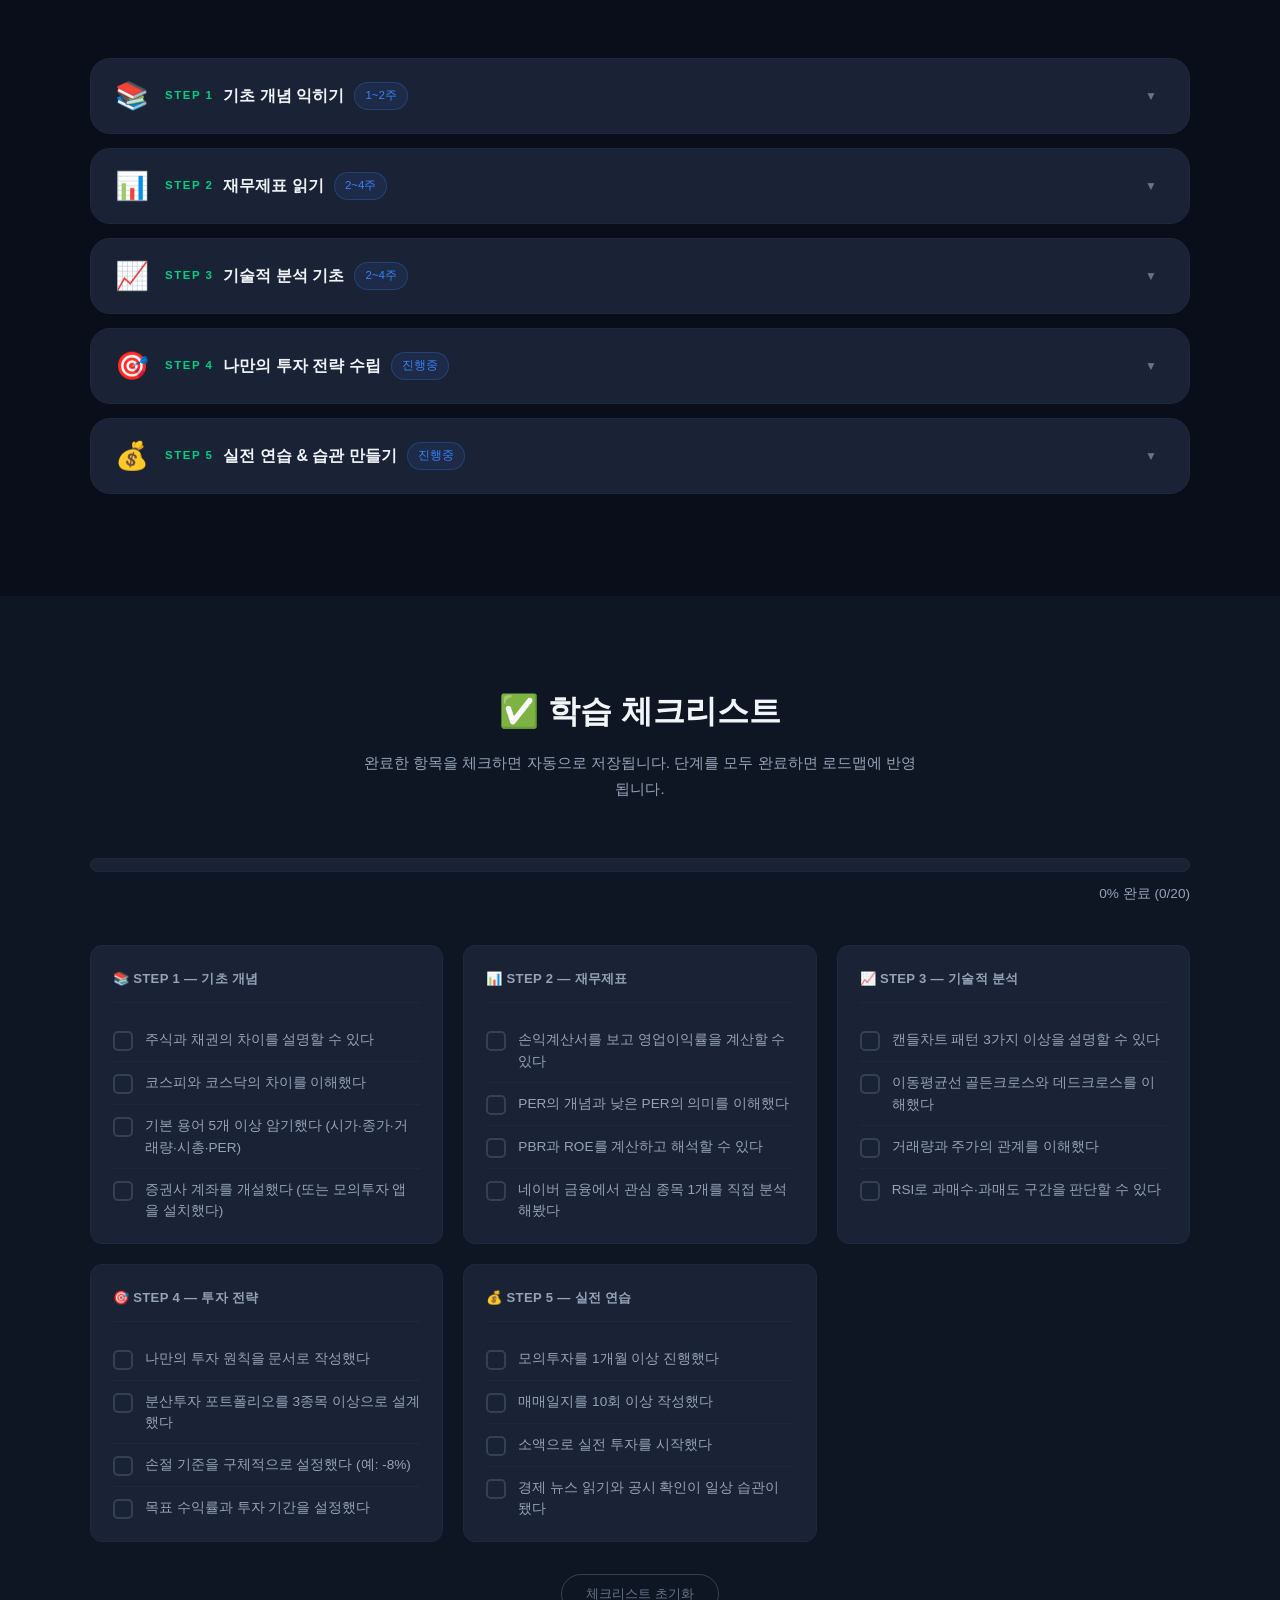
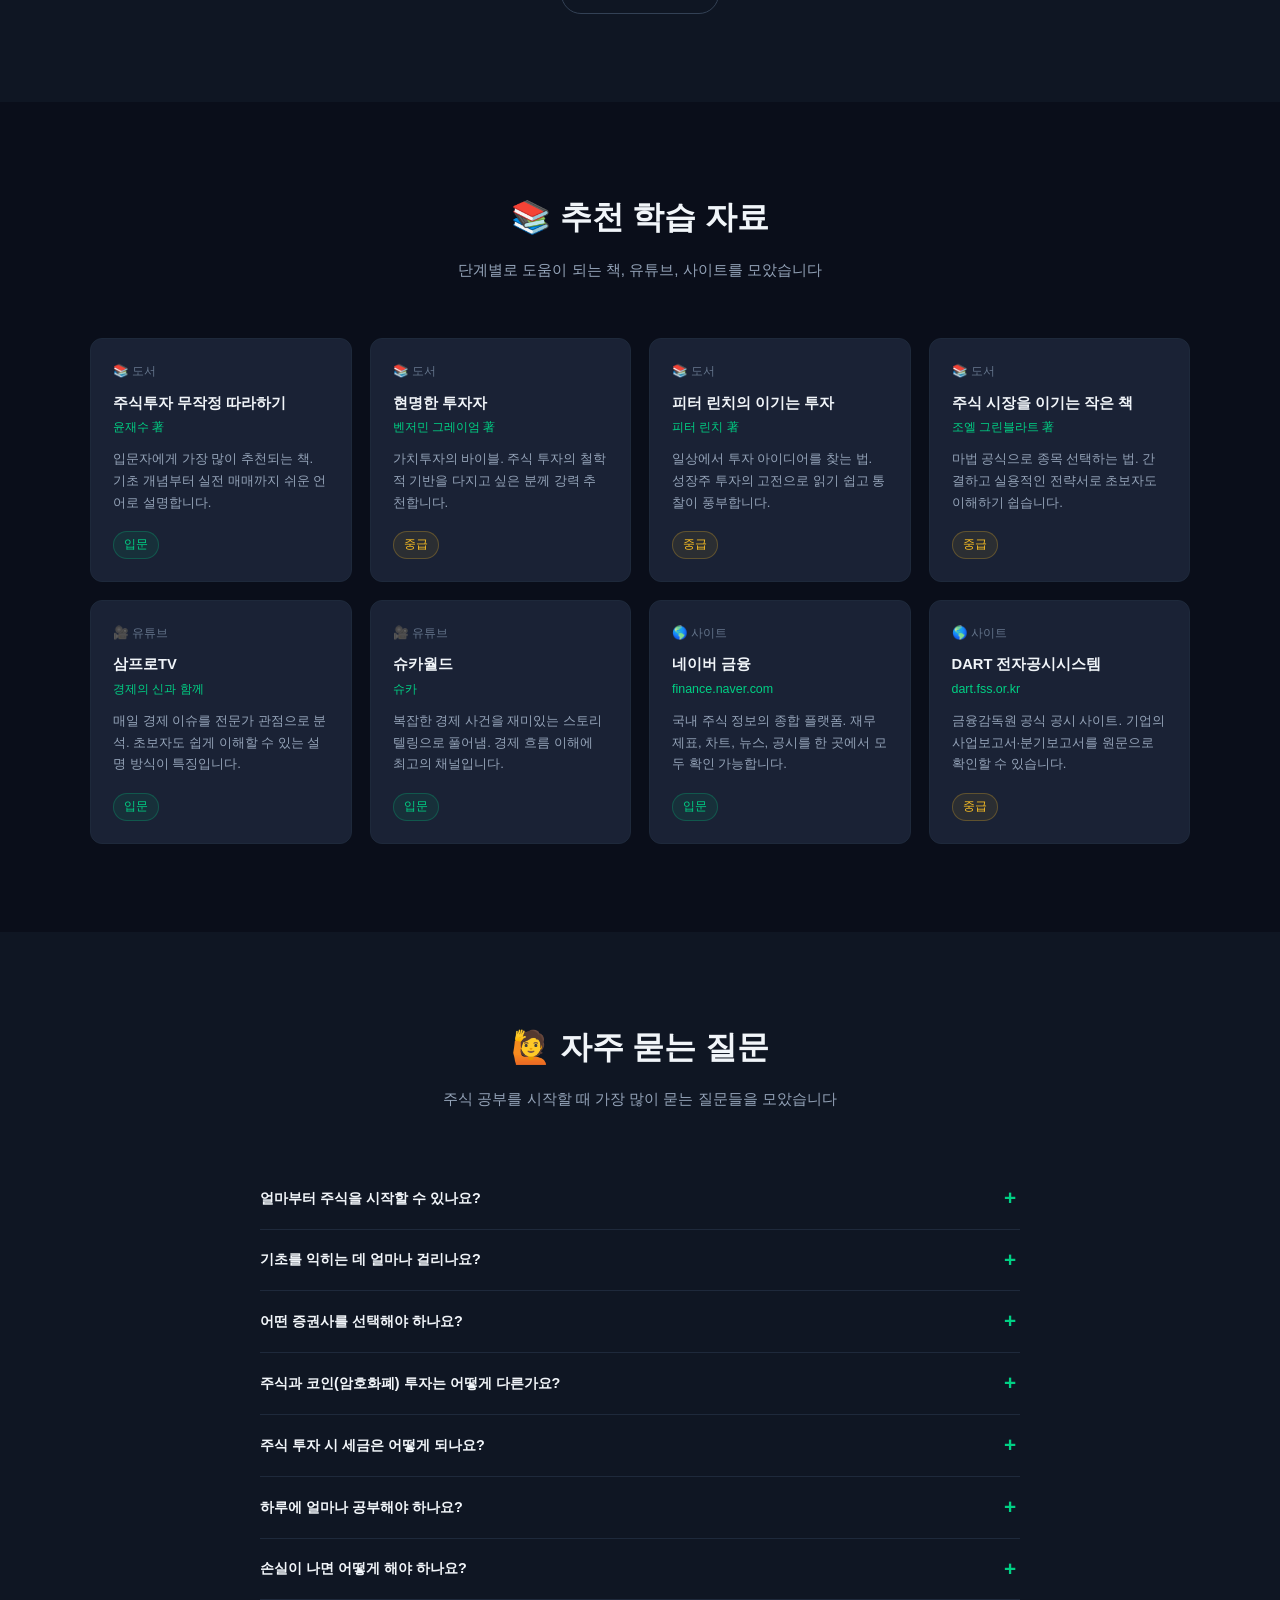
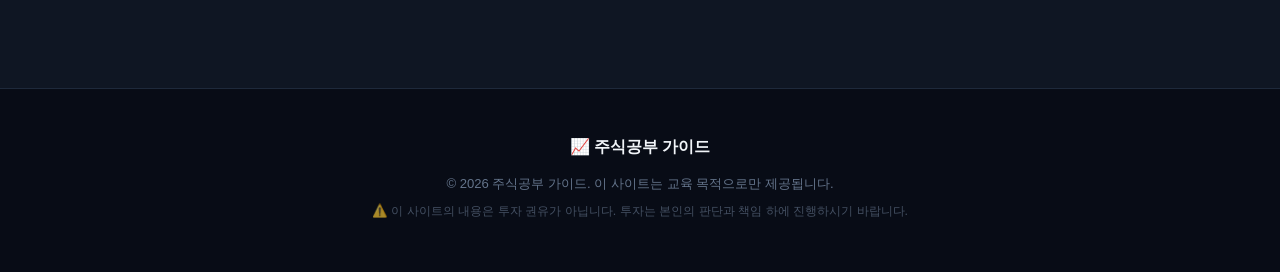
<file: stock-guide/index-netlify.html>
<!DOCTYPE html>
<html lang="ko">
<head>
  <meta charset="UTF-8">
  <meta name="viewport" content="width=device-width, initial-scale=1.0">
  <title>주식공부 가이드 | 초보자를 위한 주식 학습 로드맵</title>
  <meta name="description" content="주식 공부를 어디서부터 시작해야 할지 모르는 초보자를 위한 단계별 학습 가이드">
  <style>
/* =====================
   CSS Custom Properties
   ===================== */
:root {
  --bg-primary:    #0a0e1a;
  --bg-secondary:  #0f1623;
  --bg-card:       #1a2235;
  --bg-card-hover: #1e2a40;
  --accent-green:  #00d084;
  --accent-blue:   #3b82f6;
  --accent-yellow: #fbbf24;
  --text-primary:  #f1f5f9;
  --text-secondary:#94a3b8;
  --text-muted:    #64748b;
  --border:        #1e293b;
  --border-hover:  #334155;
  --radius-sm: 8px;
  --radius-md: 12px;
  --radius-lg: 20px;
  --shadow-card: 0 4px 24px rgba(0, 0, 0, 0.4);
  --transition: 0.3s cubic-bezier(0.4, 0, 0.2, 1);
  --font-kr: -apple-system, 'Apple SD Gothic Neo', 'Malgun Gothic', 'Noto Sans KR', sans-serif;
  --nav-height: 64px;
  --max-width: 1100px;
}

/* =====
   Reset
   ===== */
*, *::before, *::after {
  box-sizing: border-box;
  margin: 0;
  padding: 0;
}

html {
  scroll-behavior: smooth;
  font-size: 16px;
}

body {
  font-family: var(--font-kr);
  background: var(--bg-primary);
  color: var(--text-primary);
  line-height: 1.7;
  overflow-x: hidden;
}

ul { list-style: none; }
a { text-decoration: none; color: inherit; }
button { cursor: pointer; font-family: var(--font-kr); }

/* ===========
   Navigation
   =========== */
#navbar {
  position: fixed;
  top: 0;
  left: 0;
  right: 0;
  height: var(--nav-height);
  z-index: 1000;
  transition: background var(--transition), box-shadow var(--transition);
}

#navbar.scrolled {
  background: rgba(10, 14, 26, 0.96);
  backdrop-filter: blur(12px);
  -webkit-backdrop-filter: blur(12px);
  box-shadow: 0 1px 0 var(--border);
}

.nav-inner {
  max-width: var(--max-width);
  margin: 0 auto;
  padding: 0 24px;
  height: 100%;
  display: flex;
  align-items: center;
  justify-content: space-between;
}

.nav-logo {
  font-size: 1.05rem;
  font-weight: 700;
  color: var(--text-primary);
  white-space: nowrap;
}

.nav-links {
  display: flex;
  gap: 32px;
  align-items: center;
}

.nav-links a {
  font-size: 0.875rem;
  color: var(--text-secondary);
  transition: color var(--transition);
  position: relative;
  padding-bottom: 2px;
}

.nav-links a::after {
  content: '';
  position: absolute;
  bottom: -2px;
  left: 0;
  right: 0;
  height: 2px;
  background: var(--accent-green);
  transform: scaleX(0);
  transform-origin: left;
  transition: transform var(--transition);
}

.nav-links a:hover {
  color: var(--text-primary);
}

.nav-links a:hover::after {
  transform: scaleX(1);
}

.hamburger {
  display: none;
  flex-direction: column;
  justify-content: space-between;
  width: 24px;
  height: 18px;
  background: none;
  border: none;
  padding: 0;
}

.hamburger span {
  display: block;
  width: 100%;
  height: 2px;
  background: var(--text-primary);
  border-radius: 2px;
  transition: var(--transition);
}

/* ======
   Layout
   ====== */
section {
  padding: 88px 24px;
}

.section-alt {
  background: var(--bg-secondary);
}

.container {
  max-width: var(--max-width);
  margin: 0 auto;
}

.section-header {
  text-align: center;
  margin-bottom: 56px;
}

.section-header h2 {
  font-size: clamp(1.6rem, 3vw, 2rem);
  font-weight: 700;
  margin-bottom: 12px;
}

.section-header p {
  color: var(--text-secondary);
  font-size: 0.95rem;
  max-width: 560px;
  margin: 0 auto;
}

/* ====
   Hero
   ==== */
#hero {
  min-height: 100vh;
  padding-top: calc(var(--nav-height) + 60px);
  padding-bottom: 80px;
  padding-left: 24px;
  padding-right: 24px;
  display: flex;
  align-items: center;
  position: relative;
  overflow: hidden;
}

.hero-content {
  max-width: var(--max-width);
  margin: 0 auto;
  position: relative;
  z-index: 1;
  width: 100%;
}

.hero-badge {
  display: inline-block;
  padding: 6px 16px;
  background: rgba(0, 208, 132, 0.08);
  border: 1px solid rgba(0, 208, 132, 0.25);
  border-radius: 50px;
  font-size: 0.82rem;
  color: var(--accent-green);
  margin-bottom: 24px;
  letter-spacing: 0.3px;
}

.hero-content h1 {
  font-size: clamp(2rem, 5vw, 3.6rem);
  font-weight: 800;
  line-height: 1.2;
  margin-bottom: 20px;
  letter-spacing: -0.5px;
}

.highlight {
  color: var(--accent-green);
  text-shadow: 0 0 40px rgba(0, 208, 132, 0.25);
}

.hero-sub {
  font-size: 1.05rem;
  color: var(--text-secondary);
  line-height: 1.85;
  margin-bottom: 40px;
  max-width: 520px;
}

.hero-cta {
  display: flex;
  gap: 14px;
  flex-wrap: wrap;
  margin-bottom: 64px;
}

.btn-primary {
  display: inline-block;
  padding: 14px 30px;
  background: var(--accent-green);
  color: #000;
  font-weight: 700;
  font-size: 0.9rem;
  border-radius: 50px;
  transition: var(--transition);
  border: 2px solid var(--accent-green);
}

.btn-primary:hover {
  background: transparent;
  color: var(--accent-green);
  transform: translateY(-2px);
  box-shadow: 0 8px 24px rgba(0, 208, 132, 0.25);
}

.btn-secondary {
  display: inline-block;
  padding: 14px 30px;
  background: transparent;
  color: var(--text-primary);
  font-weight: 600;
  font-size: 0.9rem;
  border-radius: 50px;
  border: 2px solid var(--border-hover);
  transition: var(--transition);
}

.btn-secondary:hover {
  border-color: var(--accent-green);
  color: var(--accent-green);
  transform: translateY(-2px);
}

.hero-stats {
  display: flex;
  align-items: center;
  gap: 0;
}

.stat {
  padding: 0 32px;
}

.stat:first-child {
  padding-left: 0;
}

.stat-number {
  line-height: 1;
  margin-bottom: 4px;
}

.stat .counter {
  font-size: 2.4rem;
  font-weight: 800;
  color: var(--accent-green);
}

.stat .stat-unit {
  font-size: 1rem;
  font-weight: 600;
  color: var(--accent-green);
  margin-left: 2px;
}

.stat p {
  font-size: 0.78rem;
  color: var(--text-muted);
}

.stat-divider {
  width: 1px;
  height: 44px;
  background: var(--border);
  flex-shrink: 0;
}

.hero-decoration {
  position: absolute;
  right: -20px;
  bottom: 8%;
  width: min(420px, 40vw);
  pointer-events: none;
}

/* =======
   Roadmap
   ======= */
.roadmap-container {
  display: flex;
  justify-content: space-between;
  align-items: flex-start;
  position: relative;
  padding: 16px 0 32px;
}

.roadmap-container::before {
  content: '';
  position: absolute;
  top: 48px;
  left: 10%;
  right: 10%;
  height: 3px;
  background: linear-gradient(90deg, var(--accent-green) 0%, var(--accent-blue) 100%);
  opacity: 0.3;
  z-index: 0;
}

.roadmap-step {
  display: flex;
  flex-direction: column;
  align-items: center;
  gap: 14px;
  flex: 1;
  position: relative;
  z-index: 1;
}

.step-circle {
  width: 64px;
  height: 64px;
  border-radius: 50%;
  background: var(--bg-card);
  border: 2px solid var(--border);
  display: flex;
  align-items: center;
  justify-content: center;
  font-size: 0.95rem;
  font-weight: 700;
  color: var(--text-muted);
  transition: var(--transition);
}

.roadmap-step.active .step-circle {
  border-color: var(--accent-green);
  color: var(--accent-green);
  box-shadow: 0 0 0 4px rgba(0, 208, 132, 0.12), 0 0 20px rgba(0, 208, 132, 0.2);
  background: rgba(0, 208, 132, 0.05);
}

.step-info {
  text-align: center;
}

.step-label {
  font-size: 0.85rem;
  font-weight: 600;
  color: var(--text-secondary);
  transition: color var(--transition);
}

.roadmap-step.active .step-label {
  color: var(--accent-green);
}

.step-duration {
  font-size: 0.72rem;
  color: var(--text-muted);
  margin-top: 3px;
}

/* =====
   Guide
   ===== */
.step-card {
  background: var(--bg-card);
  border: 1px solid var(--border);
  border-radius: var(--radius-lg);
  margin-bottom: 14px;
  transition: border-color var(--transition);
  overflow: hidden;
}

.step-card:hover {
  border-color: var(--border-hover);
}

.step-card.open {
  border-color: var(--accent-green);
}

.card-header {
  display: flex;
  align-items: center;
  gap: 16px;
  padding: 22px 24px;
  cursor: pointer;
  user-select: none;
}

.card-icon {
  font-size: 1.7rem;
  flex-shrink: 0;
  line-height: 1;
}

.card-title {
  flex: 1;
  display: flex;
  align-items: center;
  gap: 10px;
  flex-wrap: wrap;
  min-width: 0;
}

.step-num {
  font-size: 0.72rem;
  font-weight: 700;
  color: var(--accent-green);
  letter-spacing: 1.5px;
  white-space: nowrap;
}

.card-title h3 {
  font-size: 1rem;
  font-weight: 700;
}

.duration-badge {
  font-size: 0.72rem;
  padding: 3px 10px;
  background: rgba(59, 130, 246, 0.1);
  border: 1px solid rgba(59, 130, 246, 0.25);
  border-radius: 50px;
  color: var(--accent-blue);
  white-space: nowrap;
}

.card-toggle {
  background: none;
  border: none;
  color: var(--text-muted);
  font-size: 0.75rem;
  padding: 8px;
  transition: transform var(--transition), color var(--transition);
  flex-shrink: 0;
}

.step-card.open .card-toggle {
  transform: rotate(180deg);
  color: var(--accent-green);
}

.card-body {
  max-height: 0;
  overflow: hidden;
  transition: max-height 0.45s ease;
}

.step-card.open .card-body {
  max-height: 700px;
}

.card-body-inner {
  padding: 4px 24px 24px;
  border-top: 1px solid var(--border);
}

.topic-list {
  margin: 18px 0;
}

.topic-list li {
  padding: 9px 0 9px 20px;
  position: relative;
  color: var(--text-secondary);
  font-size: 0.9rem;
  border-bottom: 1px solid var(--border);
}

.topic-list li:last-child {
  border-bottom: none;
}

.topic-list li::before {
  content: '\25B8';
  position: absolute;
  left: 0;
  color: var(--accent-green);
  font-size: 0.8rem;
  top: 10px;
}

.card-tip {
  background: rgba(0, 208, 132, 0.04);
  border: 1px solid rgba(0, 208, 132, 0.12);
  border-radius: var(--radius-sm);
  padding: 14px 16px;
  font-size: 0.875rem;
  color: var(--text-secondary);
  margin: 16px 0;
  line-height: 1.7;
}

.card-tip strong {
  color: var(--accent-green);
}

.card-resources {
  display: flex;
  flex-wrap: wrap;
  gap: 8px;
}

.resource-tag {
  font-size: 0.78rem;
  padding: 4px 12px;
  background: rgba(59, 130, 246, 0.08);
  border: 1px solid rgba(59, 130, 246, 0.18);
  border-radius: 50px;
  color: var(--text-secondary);
}

/* ===========
   Checklist
   =========== */
.progress-wrapper {
  margin-bottom: 40px;
}

.progress-bar-container {
  background: var(--bg-card);
  border: 1px solid var(--border);
  border-radius: 50px;
  height: 14px;
  overflow: hidden;
  margin-bottom: 10px;
}

.progress-bar {
  height: 100%;
  width: 0%;
  background: linear-gradient(90deg, var(--accent-green), var(--accent-blue));
  border-radius: 50px;
  transition: width 0.5s ease;
}

.progress-label {
  font-size: 0.85rem;
  color: var(--text-secondary);
  display: block;
  text-align: right;
}

.checklist-groups {
  display: grid;
  grid-template-columns: repeat(auto-fill, minmax(300px, 1fr));
  gap: 20px;
}

.checklist-group {
  background: var(--bg-card);
  border: 1px solid var(--border);
  border-radius: var(--radius-md);
  padding: 22px;
}

.checklist-group h4 {
  font-size: 0.82rem;
  font-weight: 700;
  color: var(--text-secondary);
  margin-bottom: 16px;
  padding-bottom: 12px;
  border-bottom: 1px solid var(--border);
  letter-spacing: 0.3px;
}

.check-item {
  display: flex;
  align-items: flex-start;
  gap: 12px;
  padding: 10px 0;
  cursor: pointer;
  border-bottom: 1px solid var(--border);
}

.check-item:last-child {
  border-bottom: none;
  padding-bottom: 0;
}

.check-item input[type="checkbox"] {
  position: absolute;
  opacity: 0;
  width: 0;
  height: 0;
}

.checkmark {
  width: 20px;
  height: 20px;
  border: 2px solid var(--border-hover);
  border-radius: 5px;
  flex-shrink: 0;
  display: flex;
  align-items: center;
  justify-content: center;
  transition: var(--transition);
  margin-top: 2px;
  position: relative;
}

.check-item input:checked ~ .checkmark {
  background: var(--accent-green);
  border-color: var(--accent-green);
}

.check-item input:checked ~ .checkmark::after {
  content: '\2713';
  color: #000;
  font-size: 12px;
  font-weight: 800;
  line-height: 1;
}

.check-item span:last-child {
  font-size: 0.85rem;
  color: var(--text-secondary);
  line-height: 1.55;
  transition: color var(--transition);
}

.check-item input:checked ~ span:last-child {
  text-decoration: line-through;
  color: var(--text-muted);
}

.checklist-actions {
  text-align: center;
  margin-top: 32px;
}

.btn-reset {
  background: transparent;
  border: 1px solid var(--border-hover);
  color: var(--text-muted);
  padding: 10px 24px;
  border-radius: 50px;
  font-size: 0.82rem;
  transition: var(--transition);
}

.btn-reset:hover {
  border-color: #ef4444;
  color: #ef4444;
}

/* =========
   Resources
   ========= */
.resources-grid {
  display: grid;
  grid-template-columns: repeat(auto-fill, minmax(240px, 1fr));
  gap: 18px;
}

.resource-card {
  background: var(--bg-card);
  border: 1px solid var(--border);
  border-radius: var(--radius-md);
  padding: 22px;
  transition: transform var(--transition), box-shadow var(--transition), border-color var(--transition);
}

.resource-card:hover {
  transform: translateY(-4px);
  box-shadow: var(--shadow-card);
  border-color: var(--accent-blue);
}

.resource-type {
  font-size: 0.78rem;
  color: var(--text-muted);
  margin-bottom: 10px;
}

.resource-card h4 {
  font-size: 0.92rem;
  font-weight: 700;
  margin-bottom: 4px;
  line-height: 1.4;
}

.resource-author {
  font-size: 0.78rem;
  color: var(--accent-green);
  margin-bottom: 10px;
}

.resource-desc {
  font-size: 0.82rem;
  color: var(--text-secondary);
  line-height: 1.65;
  margin-bottom: 16px;
}

.resource-level {
  display: inline-block;
  font-size: 0.72rem;
  padding: 3px 10px;
  border-radius: 50px;
}

.resource-level.beginner {
  background: rgba(0, 208, 132, 0.08);
  border: 1px solid rgba(0, 208, 132, 0.25);
  color: var(--accent-green);
}

.resource-level.intermediate {
  background: rgba(251, 191, 36, 0.08);
  border: 1px solid rgba(251, 191, 36, 0.25);
  color: var(--accent-yellow);
}

/* ===
   FAQ
   === */
.faq-list {
  max-width: 760px;
  margin: 0 auto;
}

.faq-item {
  border-bottom: 1px solid var(--border);
}

.faq-question {
  width: 100%;
  background: none;
  border: none;
  color: var(--text-primary);
  padding: 20px 0;
  display: flex;
  justify-content: space-between;
  align-items: center;
  gap: 16px;
  text-align: left;
  font-size: 0.9rem;
  font-weight: 600;
  transition: color var(--transition);
}

.faq-question:hover {
  color: var(--accent-green);
}

.faq-icon {
  font-size: 1.3rem;
  color: var(--accent-green);
  flex-shrink: 0;
  transition: transform var(--transition);
  line-height: 1;
  width: 20px;
  text-align: center;
}

.faq-item.open .faq-icon {
  transform: rotate(45deg);
}

.faq-answer {
  max-height: 0;
  overflow: hidden;
  transition: max-height 0.4s ease;
}

.faq-item.open .faq-answer {
  max-height: 320px;
}

.faq-answer p {
  padding-bottom: 20px;
  color: var(--text-secondary);
  font-size: 0.875rem;
  line-height: 1.85;
}

/* ======
   Footer
   ====== */
footer {
  background: #080c16;
  border-top: 1px solid var(--border);
  padding: 44px 24px;
  text-align: center;
}

.footer-logo {
  font-size: 1rem;
  font-weight: 700;
  margin-bottom: 12px;
  color: var(--text-primary);
}

footer p {
  font-size: 0.82rem;
  color: var(--text-muted);
  margin-bottom: 6px;
}

.disclaimer {
  font-size: 0.78rem;
  color: var(--text-muted);
  opacity: 0.65;
}

/* ===========
   Animations
   =========== */
.animate-on-scroll {
  opacity: 0;
  transform: translateY(28px);
  transition: opacity 0.6s ease, transform 0.6s ease;
}

.animate-on-scroll.visible {
  opacity: 1;
  transform: translateY(0);
}

.step-card.animate-on-scroll:nth-child(1) { transition-delay: 0.05s; }
.step-card.animate-on-scroll:nth-child(2) { transition-delay: 0.1s; }
.step-card.animate-on-scroll:nth-child(3) { transition-delay: 0.15s; }
.step-card.animate-on-scroll:nth-child(4) { transition-delay: 0.2s; }
.step-card.animate-on-scroll:nth-child(5) { transition-delay: 0.25s; }

.resource-card.animate-on-scroll:nth-child(odd)  { transition-delay: 0.05s; }
.resource-card.animate-on-scroll:nth-child(even) { transition-delay: 0.12s; }

/* ============
   Responsive
   ============ */
@media (max-width: 768px) {
  .hamburger {
    display: flex;
  }

  .nav-links {
    display: none;
    position: fixed;
    top: var(--nav-height);
    left: 0;
    right: 0;
    background: rgba(10, 14, 26, 0.98);
    backdrop-filter: blur(12px);
    -webkit-backdrop-filter: blur(12px);
    flex-direction: column;
    gap: 0;
    padding: 8px 0;
    border-bottom: 1px solid var(--border);
    z-index: 999;
  }

  .nav-links.open {
    display: flex;
  }

  .nav-links li {
    width: 100%;
  }

  .nav-links a {
    display: block;
    padding: 14px 24px;
    font-size: 0.95rem;
  }

  .nav-links a::after {
    display: none;
  }

  .hero-decoration {
    display: none;
  }

  .hero-stats {
    flex-direction: row;
    flex-wrap: wrap;
    gap: 16px;
  }

  .stat-divider {
    display: none;
  }

  .stat {
    padding: 0;
  }

  .roadmap-container {
    flex-direction: column;
    align-items: flex-start;
    padding-left: 16px;
    gap: 8px;
  }

  .roadmap-container::before {
    top: 32px;
    left: 31px;
    right: auto;
    bottom: 32px;
    width: 3px;
    height: calc(100% - 64px);
    background: linear-gradient(180deg, var(--accent-green), var(--accent-blue));
  }

  .roadmap-step {
    flex-direction: row;
    gap: 16px;
    width: 100%;
    margin-bottom: 8px;
  }

  .step-info {
    text-align: left;
  }

  .checklist-groups {
    grid-template-columns: 1fr;
  }

  .resources-grid {
    grid-template-columns: 1fr;
  }

  section {
    padding: 64px 20px;
  }
}

@media (max-width: 480px) {
  .hero-cta {
    flex-direction: column;
  }

  .btn-primary,
  .btn-secondary {
    text-align: center;
    width: 100%;
    max-width: 280px;
  }

  .card-title h3 {
    font-size: 0.92rem;
  }
}

  </style>
</head>
<body>

  <!-- Navigation -->
  <nav id="navbar">
    <div class="nav-inner">
      <a href="#hero" class="nav-logo">&#128200; 주식공부 가이드</a>
      <button class="hamburger" id="hamburger" aria-expanded="false" aria-label="메뉴 열기">
        <span></span><span></span><span></span>
      </button>
      <ul class="nav-links" id="navLinks">
        <li><a href="#roadmap">로드맵</a></li>
        <li><a href="#guide">학습 가이드</a></li>
        <li><a href="#checklist">체크리스트</a></li>
        <li><a href="#resources">추천 자료</a></li>
        <li><a href="#faq">FAQ</a></li>
      </ul>
    </div>
  </nav>

  <!-- Hero -->
  <section id="hero">
    <div class="hero-content">
      <div class="hero-badge">초보자 맞춤 가이드</div>
      <h1>주식 공부,<br><span class="highlight">뭐부터 시작</span>해야 할까요?</h1>
      <p class="hero-sub">막막한 주식 투자, 5단계 로드맵으로 체계적으로 시작하세요.<br>기초부터 실전까지 단계별로 안내합니다.</p>
      <div class="hero-cta">
        <a href="#roadmap" class="btn-primary">로드맵 시작하기</a>
        <a href="#guide" class="btn-secondary">학습 가이드 보기</a>
      </div>
      <div class="hero-stats">
        <div class="stat">
          <div class="stat-number"><span class="counter" data-target="5">0</span><span class="stat-unit">단계</span></div>
          <p>학습 단계</p>
        </div>
        <div class="stat-divider"></div>
        <div class="stat">
          <div class="stat-number"><span class="counter" data-target="20">0</span><span class="stat-unit">개</span></div>
          <p>체크리스트 항목</p>
        </div>
        <div class="stat-divider"></div>
        <div class="stat">
          <div class="stat-number"><span class="counter" data-target="8">0</span><span class="stat-unit">개</span></div>
          <p>추천 자료</p>
        </div>
      </div>
    </div>
    <div class="hero-decoration" aria-hidden="true">
      <svg viewBox="0 0 420 260" xmlns="http://www.w3.org/2000/svg">
        <polyline points="0,210 60,185 110,198 165,125 215,138 265,82 315,95 365,42 420,55"
                  fill="none" stroke="#00d084" stroke-width="3" stroke-linecap="round" stroke-linejoin="round" opacity="0.7"/>
        <polyline points="0,230 60,220 110,224 165,168 215,178 265,138 315,148 365,108 420,118"
                  fill="none" stroke="#3b82f6" stroke-width="2" stroke-linecap="round" stroke-linejoin="round" opacity="0.35"/>
        <circle cx="265" cy="82" r="6" fill="#00d084" opacity="0.9"/>
        <circle cx="365" cy="42" r="6" fill="#00d084" opacity="0.9"/>
      </svg>
    </div>
  </section>

  <!-- Roadmap -->
  <section id="roadmap" class="section-alt">
    <div class="container">
      <div class="section-header animate-on-scroll">
        <h2>&#128205; 5단계 학습 로드맵</h2>
        <p>단계를 밟아가며 차근차근 배워보세요. 체크리스트를 완료하면 단계가 활성화됩니다.</p>
      </div>
      <div class="roadmap-container animate-on-scroll">
        <div class="roadmap-step" data-step="1">
          <div class="step-circle">01</div>
          <div class="step-info">
            <div class="step-label">기초 개념</div>
            <div class="step-duration">1~2주</div>
          </div>
        </div>
        <div class="roadmap-step" data-step="2">
          <div class="step-circle">02</div>
          <div class="step-info">
            <div class="step-label">재무제표</div>
            <div class="step-duration">2~4주</div>
          </div>
        </div>
        <div class="roadmap-step" data-step="3">
          <div class="step-circle">03</div>
          <div class="step-info">
            <div class="step-label">기술적 분석</div>
            <div class="step-duration">2~4주</div>
          </div>
        </div>
        <div class="roadmap-step" data-step="4">
          <div class="step-circle">04</div>
          <div class="step-info">
            <div class="step-label">투자 전략</div>
            <div class="step-duration">진행중</div>
          </div>
        </div>
        <div class="roadmap-step" data-step="5">
          <div class="step-circle">05</div>
          <div class="step-info">
            <div class="step-label">실전 연습</div>
            <div class="step-duration">진행중</div>
          </div>
        </div>
      </div>
    </div>
  </section>

  <!-- Step-by-step Guide -->
  <section id="guide">
    <div class="container">
      <div class="section-header animate-on-scroll">
        <h2>&#128214; 단계별 학습 가이드</h2>
        <p>각 단계를 클릭하면 자세한 내용을 확인할 수 있습니다</p>
      </div>

      <div class="step-card animate-on-scroll" data-step="1">
        <div class="card-header">
          <div class="card-icon">&#128218;</div>
          <div class="card-title">
            <span class="step-num">STEP 1</span>
            <h3>기초 개념 익히기</h3>
            <span class="duration-badge">1~2주</span>
          </div>
          <button type="button" class="card-toggle" aria-expanded="false">&#9660;</button>
        </div>
        <div class="card-body">
          <div class="card-body-inner">
            <ul class="topic-list">
              <li>주식이란 무엇인가? — 회사 소유권의 일부를 사고파는 개념</li>
              <li>주식시장의 구조 — 코스피(대형주)와 코스닥(중소·기술주)의 차이</li>
              <li>핵심 용어: 시가, 종가, 고가, 저가, 거래량, 시가총액</li>
              <li>주문 방법: 시장가 주문 vs 지정가 주문의 차이</li>
              <li>증권사 선택 기준 및 계좌 개설 방법</li>
            </ul>
            <div class="card-tip">
              <strong>&#128161; 학습 팁:</strong> 유튜브 "삼프로TV"나 "슈카월드" 채널로 시작하면 어렵지 않게 개념을 잡을 수 있어요. 하루 30분씩만 투자해도 2주면 기초는 완성됩니다.
            </div>
            <div class="card-resources">
              <span class="resource-tag">&#128218; 추천 책: 주식투자 무작정 따라하기 (윤재수)</span>
            </div>
          </div>
        </div>
      </div>

      <div class="step-card animate-on-scroll" data-step="2">
        <div class="card-header">
          <div class="card-icon">&#128202;</div>
          <div class="card-title">
            <span class="step-num">STEP 2</span>
            <h3>재무제표 읽기</h3>
            <span class="duration-badge">2~4주</span>
          </div>
          <button type="button" class="card-toggle" aria-expanded="false">&#9660;</button>
        </div>
        <div class="card-body">
          <div class="card-body-inner">
            <ul class="topic-list">
              <li>손익계산서 — 매출·영업이익·순이익의 흐름 파악하기</li>
              <li>재무상태표 — 자산·부채·자본 구조 이해하기</li>
              <li>현금흐름표 — 실제 현금이 어떻게 움직이는지 확인하기</li>
              <li>핵심 지표: PER(주가수익비율), PBR(주가순자산비율), ROE(자기자본이익률), EPS</li>
              <li>네이버 금융 / 증권사 HTS에서 종목 분석하는 법</li>
            </ul>
            <div class="card-tip">
              <strong>&#128161; 학습 팁:</strong> 처음엔 숫자가 낯설어도 괜찮아요. "PER이 낮으면 저평가"처럼 핵심 원리 하나씩 익히면서 실제 관심 종목에 직접 적용해보세요.
            </div>
            <div class="card-resources">
              <span class="resource-tag">&#127758; 네이버 금융 → 종목분석 탭 활용 (finance.naver.com)</span>
            </div>
          </div>
        </div>
      </div>

      <div class="step-card animate-on-scroll" data-step="3">
        <div class="card-header">
          <div class="card-icon">&#128200;</div>
          <div class="card-title">
            <span class="step-num">STEP 3</span>
            <h3>기술적 분석 기초</h3>
            <span class="duration-badge">2~4주</span>
          </div>
          <button type="button" class="card-toggle" aria-expanded="false">&#9660;</button>
        </div>
        <div class="card-body">
          <div class="card-body-inner">
            <ul class="topic-list">
              <li>캔들차트 읽기 — 양봉/음봉, 도지, 망치, 샅바형 등 주요 패턴</li>
              <li>이동평균선 — 5일선·20일선·60일선의 의미와 골든크로스/데드크로스</li>
              <li>거래량 분석 — 주가 상승·하락과 거래량의 관계 이해</li>
              <li>보조 지표: RSI(상대강도지수)로 과매수·과매도 구간 파악</li>
              <li>지지선·저항선 개념과 돌파 매매의 기초</li>
            </ul>
            <div class="card-tip">
              <strong>&#128161; 학습 팁:</strong> 기술적 분석만으로 단기매매를 노리기보다는, 매수/매도 타이밍을 잡는 보조 도구로 활용하는 것이 초보자에게 적합합니다.
            </div>
            <div class="card-resources">
              <span class="resource-tag">&#127909; 유튜브: "차트 분석 기초" 관련 영상 시청 추천</span>
            </div>
          </div>
        </div>
      </div>

      <div class="step-card animate-on-scroll" data-step="4">
        <div class="card-header">
          <div class="card-icon">&#127919;</div>
          <div class="card-title">
            <span class="step-num">STEP 4</span>
            <h3>나만의 투자 전략 수립</h3>
            <span class="duration-badge">진행중</span>
          </div>
          <button type="button" class="card-toggle" aria-expanded="false">&#9660;</button>
        </div>
        <div class="card-body">
          <div class="card-body-inner">
            <ul class="topic-list">
              <li>투자 스타일 탐색 — 가치투자 vs 성장주 투자 vs 배당투자</li>
              <li>분산투자 원칙 — 한 종목에 올인하지 않는 포트폴리오 구성</li>
              <li>리스크 관리 — 손절 기준(-8~10%) 미리 설정하고 지키기</li>
              <li>투자 원칙 문서화 — 나만의 매수/매도 기준 만들기</li>
              <li>장기 투자 vs 단기 매매 — 본인 성향에 맞는 방식 선택</li>
            </ul>
            <div class="card-tip">
              <strong>&#128161; 학습 팁:</strong> "원칙 없이 감으로 매매"는 초보자의 가장 큰 실수입니다. 매수 전 반드시 이유와 목표가를 정해두세요.
            </div>
            <div class="card-resources">
              <span class="resource-tag">&#128218; 추천 책: 현명한 투자자 (벤저민 그레이엄)</span>
            </div>
          </div>
        </div>
      </div>

      <div class="step-card animate-on-scroll" data-step="5">
        <div class="card-header">
          <div class="card-icon">&#128176;</div>
          <div class="card-title">
            <span class="step-num">STEP 5</span>
            <h3>실전 연습 &amp; 습관 만들기</h3>
            <span class="duration-badge">진행중</span>
          </div>
          <button type="button" class="card-toggle" aria-expanded="false">&#9660;</button>
        </div>
        <div class="card-body">
          <div class="card-body-inner">
            <ul class="topic-list">
              <li>모의투자 먼저 — 삼성증권 POP, 키움증권 등 모의투자 앱 활용</li>
              <li>소액으로 실전 시작 — 잃어도 타격 없는 10~30만 원으로 시작</li>
              <li>매매일지 작성 — 매수/매도 이유, 결과, 반성 내용 꾸준히 기록</li>
              <li>뉴스·공시 읽기 습관 — 매일 10분 경제 뉴스, DART 공시 확인</li>
              <li>멘탈 관리 — 손실은 배움이라 생각하고 원칙을 흔들리지 않고 유지</li>
            </ul>
            <div class="card-tip">
              <strong>&#128161; 학습 팁:</strong> 모의투자로 6개월 이상 꾸준히 플러스 수익을 낼 수 있을 때 본격 실전 투자를 시작하세요. 서두르지 않는 것이 최고의 전략입니다.
            </div>
            <div class="card-resources">
              <span class="resource-tag">&#127758; DART 전자공시시스템 (dart.fss.or.kr) 즐겨찾기 추가</span>
            </div>
          </div>
        </div>
      </div>
    </div>
  </section>

  <!-- Checklist -->
  <section id="checklist" class="section-alt">
    <div class="container">
      <div class="section-header animate-on-scroll">
        <h2>&#9989; 학습 체크리스트</h2>
        <p>완료한 항목을 체크하면 자동으로 저장됩니다. 단계를 모두 완료하면 로드맵에 반영됩니다.</p>
      </div>

      <div class="progress-wrapper animate-on-scroll">
        <div class="progress-bar-container">
          <div class="progress-bar" id="progressBar"></div>
        </div>
        <span class="progress-label" id="progressLabel">0% 완료 (0/20)</span>
      </div>

      <div class="checklist-groups animate-on-scroll">

        <div class="checklist-group" data-step="1">
          <h4>&#128218; STEP 1 — 기초 개념</h4>
          <label class="check-item">
            <input type="checkbox" data-key="step1_1">
            <span class="checkmark"></span>
            <span>주식과 채권의 차이를 설명할 수 있다</span>
          </label>
          <label class="check-item">
            <input type="checkbox" data-key="step1_2">
            <span class="checkmark"></span>
            <span>코스피와 코스닥의 차이를 이해했다</span>
          </label>
          <label class="check-item">
            <input type="checkbox" data-key="step1_3">
            <span class="checkmark"></span>
            <span>기본 용어 5개 이상 암기했다 (시가·종가·거래량·시총·PER)</span>
          </label>
          <label class="check-item">
            <input type="checkbox" data-key="step1_4">
            <span class="checkmark"></span>
            <span>증권사 계좌를 개설했다 (또는 모의투자 앱을 설치했다)</span>
          </label>
        </div>

        <div class="checklist-group" data-step="2">
          <h4>&#128202; STEP 2 — 재무제표</h4>
          <label class="check-item">
            <input type="checkbox" data-key="step2_1">
            <span class="checkmark"></span>
            <span>손익계산서를 보고 영업이익률을 계산할 수 있다</span>
          </label>
          <label class="check-item">
            <input type="checkbox" data-key="step2_2">
            <span class="checkmark"></span>
            <span>PER의 개념과 낮은 PER의 의미를 이해했다</span>
          </label>
          <label class="check-item">
            <input type="checkbox" data-key="step2_3">
            <span class="checkmark"></span>
            <span>PBR과 ROE를 계산하고 해석할 수 있다</span>
          </label>
          <label class="check-item">
            <input type="checkbox" data-key="step2_4">
            <span class="checkmark"></span>
            <span>네이버 금융에서 관심 종목 1개를 직접 분석해봤다</span>
          </label>
        </div>

        <div class="checklist-group" data-step="3">
          <h4>&#128200; STEP 3 — 기술적 분석</h4>
          <label class="check-item">
            <input type="checkbox" data-key="step3_1">
            <span class="checkmark"></span>
            <span>캔들차트 패턴 3가지 이상을 설명할 수 있다</span>
          </label>
          <label class="check-item">
            <input type="checkbox" data-key="step3_2">
            <span class="checkmark"></span>
            <span>이동평균선 골든크로스와 데드크로스를 이해했다</span>
          </label>
          <label class="check-item">
            <input type="checkbox" data-key="step3_3">
            <span class="checkmark"></span>
            <span>거래량과 주가의 관계를 이해했다</span>
          </label>
          <label class="check-item">
            <input type="checkbox" data-key="step3_4">
            <span class="checkmark"></span>
            <span>RSI로 과매수·과매도 구간을 판단할 수 있다</span>
          </label>
        </div>

        <div class="checklist-group" data-step="4">
          <h4>&#127919; STEP 4 — 투자 전략</h4>
          <label class="check-item">
            <input type="checkbox" data-key="step4_1">
            <span class="checkmark"></span>
            <span>나만의 투자 원칙을 문서로 작성했다</span>
          </label>
          <label class="check-item">
            <input type="checkbox" data-key="step4_2">
            <span class="checkmark"></span>
            <span>분산투자 포트폴리오를 3종목 이상으로 설계했다</span>
          </label>
          <label class="check-item">
            <input type="checkbox" data-key="step4_3">
            <span class="checkmark"></span>
            <span>손절 기준을 구체적으로 설정했다 (예: -8%)</span>
          </label>
          <label class="check-item">
            <input type="checkbox" data-key="step4_4">
            <span class="checkmark"></span>
            <span>목표 수익률과 투자 기간을 설정했다</span>
          </label>
        </div>

        <div class="checklist-group" data-step="5">
          <h4>&#128176; STEP 5 — 실전 연습</h4>
          <label class="check-item">
            <input type="checkbox" data-key="step5_1">
            <span class="checkmark"></span>
            <span>모의투자를 1개월 이상 진행했다</span>
          </label>
          <label class="check-item">
            <input type="checkbox" data-key="step5_2">
            <span class="checkmark"></span>
            <span>매매일지를 10회 이상 작성했다</span>
          </label>
          <label class="check-item">
            <input type="checkbox" data-key="step5_3">
            <span class="checkmark"></span>
            <span>소액으로 실전 투자를 시작했다</span>
          </label>
          <label class="check-item">
            <input type="checkbox" data-key="step5_4">
            <span class="checkmark"></span>
            <span>경제 뉴스 읽기와 공시 확인이 일상 습관이 됐다</span>
          </label>
        </div>

      </div>

      <div class="checklist-actions animate-on-scroll">
        <button class="btn-reset" id="resetChecklist">체크리스트 초기화</button>
      </div>
    </div>
  </section>

  <!-- Resources -->
  <section id="resources">
    <div class="container">
      <div class="section-header animate-on-scroll">
        <h2>&#128218; 추천 학습 자료</h2>
        <p>단계별로 도움이 되는 책, 유튜브, 사이트를 모았습니다</p>
      </div>
      <div class="resources-grid">

        <div class="resource-card animate-on-scroll">
          <div class="resource-type">&#128218; 도서</div>
          <h4>주식투자 무작정 따라하기</h4>
          <p class="resource-author">윤재수 著</p>
          <p class="resource-desc">입문자에게 가장 많이 추천되는 책. 기초 개념부터 실전 매매까지 쉬운 언어로 설명합니다.</p>
          <span class="resource-level beginner">입문</span>
        </div>

        <div class="resource-card animate-on-scroll">
          <div class="resource-type">&#128218; 도서</div>
          <h4>현명한 투자자</h4>
          <p class="resource-author">벤저민 그레이엄 著</p>
          <p class="resource-desc">가치투자의 바이블. 주식 투자의 철학적 기반을 다지고 싶은 분께 강력 추천합니다.</p>
          <span class="resource-level intermediate">중급</span>
        </div>

        <div class="resource-card animate-on-scroll">
          <div class="resource-type">&#128218; 도서</div>
          <h4>피터 린치의 이기는 투자</h4>
          <p class="resource-author">피터 린치 著</p>
          <p class="resource-desc">일상에서 투자 아이디어를 찾는 법. 성장주 투자의 고전으로 읽기 쉽고 통찰이 풍부합니다.</p>
          <span class="resource-level intermediate">중급</span>
        </div>

        <div class="resource-card animate-on-scroll">
          <div class="resource-type">&#128218; 도서</div>
          <h4>주식 시장을 이기는 작은 책</h4>
          <p class="resource-author">조엘 그린블라트 著</p>
          <p class="resource-desc">마법 공식으로 종목 선택하는 법. 간결하고 실용적인 전략서로 초보자도 이해하기 쉽습니다.</p>
          <span class="resource-level intermediate">중급</span>
        </div>

        <div class="resource-card animate-on-scroll">
          <div class="resource-type">&#127909; 유튜브</div>
          <h4>삼프로TV</h4>
          <p class="resource-author">경제의 신과 함께</p>
          <p class="resource-desc">매일 경제 이슈를 전문가 관점으로 분석. 초보자도 쉽게 이해할 수 있는 설명 방식이 특징입니다.</p>
          <span class="resource-level beginner">입문</span>
        </div>

        <div class="resource-card animate-on-scroll">
          <div class="resource-type">&#127909; 유튜브</div>
          <h4>슈카월드</h4>
          <p class="resource-author">슈카</p>
          <p class="resource-desc">복잡한 경제 사건을 재미있는 스토리텔링으로 풀어냄. 경제 흐름 이해에 최고의 채널입니다.</p>
          <span class="resource-level beginner">입문</span>
        </div>

        <div class="resource-card animate-on-scroll">
          <div class="resource-type">&#127758; 사이트</div>
          <h4>네이버 금융</h4>
          <p class="resource-author">finance.naver.com</p>
          <p class="resource-desc">국내 주식 정보의 종합 플랫폼. 재무제표, 차트, 뉴스, 공시를 한 곳에서 모두 확인 가능합니다.</p>
          <span class="resource-level beginner">입문</span>
        </div>

        <div class="resource-card animate-on-scroll">
          <div class="resource-type">&#127758; 사이트</div>
          <h4>DART 전자공시시스템</h4>
          <p class="resource-author">dart.fss.or.kr</p>
          <p class="resource-desc">금융감독원 공식 공시 사이트. 기업의 사업보고서·분기보고서를 원문으로 확인할 수 있습니다.</p>
          <span class="resource-level intermediate">중급</span>
        </div>

      </div>
    </div>
  </section>

  <!-- FAQ -->
  <section id="faq" class="section-alt">
    <div class="container">
      <div class="section-header animate-on-scroll">
        <h2>&#128587; 자주 묻는 질문</h2>
        <p>주식 공부를 시작할 때 가장 많이 묻는 질문들을 모았습니다</p>
      </div>
      <div class="faq-list animate-on-scroll">

        <div class="faq-item">
          <button class="faq-question" aria-expanded="false">
            <span>얼마부터 주식을 시작할 수 있나요?</span>
            <span class="faq-icon">+</span>
          </button>
          <div class="faq-answer">
            <p>이론적으로는 1주(몇천 원~수만 원)부터 가능합니다. 하지만 처음에는 모의투자로 6개월 이상 연습한 후, 잃어도 크게 타격이 없는 소액(10~30만 원)으로 시작하는 것을 권장합니다. "배우는 비용"이라고 생각하고 접근하면 심리적 부담이 줄어듭니다.</p>
          </div>
        </div>

        <div class="faq-item">
          <button class="faq-question" aria-expanded="false">
            <span>기초를 익히는 데 얼마나 걸리나요?</span>
            <span class="faq-icon">+</span>
          </button>
          <div class="faq-answer">
            <p>하루 30분~1시간씩 꾸준히 한다면 기초 개념 이해에는 3~6개월 정도가 적당합니다. 다만 "나만의 투자 전략"을 갖추려면 실전 경험까지 포함해 1~2년은 잡아야 합니다. 주식 공부에는 끝이 없으니, 꾸준한 학습 습관을 만드는 것이 핵심입니다.</p>
          </div>
        </div>

        <div class="faq-item">
          <button class="faq-question" aria-expanded="false">
            <span>어떤 증권사를 선택해야 하나요?</span>
            <span class="faq-icon">+</span>
          </button>
          <div class="faq-answer">
            <p>초보자라면 수수료가 저렴하고 앱이 직관적인 곳을 추천합니다. 키움증권(영웅문)은 수수료가 낮고 전문 트레이더에게 인기가 많으며, 미래에셋증권과 삼성증권은 앱 UI가 친숙하고 모의투자 서비스도 제공합니다. 여러 증권사의 앱을 직접 써보고 편한 곳을 선택하세요.</p>
          </div>
        </div>

        <div class="faq-item">
          <button class="faq-question" aria-expanded="false">
            <span>주식과 코인(암호화폐) 투자는 어떻게 다른가요?</span>
            <span class="faq-icon">+</span>
          </button>
          <div class="faq-answer">
            <p>주식은 실제 기업의 사업 실적과 연동되어 가치 판단이 가능하지만, 암호화폐는 주로 수요·공급과 시장 심리에 의해 가격이 결정됩니다. 주식은 주주 보호를 위한 법적 장치(공시 의무, 금융감독 등)가 갖춰져 있어 초보자에게 상대적으로 진입하기 쉽습니다.</p>
          </div>
        </div>

        <div class="faq-item">
          <button class="faq-question" aria-expanded="false">
            <span>주식 투자 시 세금은 어떻게 되나요?</span>
            <span class="faq-icon">+</span>
          </button>
          <div class="faq-answer">
            <p>국내 주식 매매 차익은 대주주가 아닌 일반 개인 투자자에게는 현재 비과세입니다. 배당소득은 15.4%의 세금이 원천 징수됩니다. 해외 주식은 연 250만 원 초과 수익에 대해 22%의 양도소득세가 부과됩니다. 세법은 변경될 수 있으니 최신 정보를 확인하세요.</p>
          </div>
        </div>

        <div class="faq-item">
          <button class="faq-question" aria-expanded="false">
            <span>하루에 얼마나 공부해야 하나요?</span>
            <span class="faq-icon">+</span>
          </button>
          <div class="faq-answer">
            <p>입문 단계에서는 하루 30분~1시간이면 충분합니다. 양보다는 꾸준함이 중요합니다. 매일 아침 경제 뉴스 10분 + 관심 종목 차트 확인 5분만으로도 1년이면 엄청난 차이가 생깁니다. 한 번에 몰아서 공부하는 것보다 매일 조금씩 습관을 만드는 방법이 훨씬 효과적입니다.</p>
          </div>
        </div>

        <div class="faq-item">
          <button class="faq-question" aria-expanded="false">
            <span>손실이 나면 어떻게 해야 하나요?</span>
            <span class="faq-icon">+</span>
          </button>
          <div class="faq-answer">
            <p>손실은 주식 투자에서 불가피한 경험입니다. 중요한 것은 사전에 손절 기준(-8~10%)을 정해두고 기계적으로 지키는 것입니다. 손실이 났을 때는 감정적으로 판단하지 말고, 매매일지에 이유와 실수를 기록해 다음 투자에서 같은 실수를 반복하지 않도록 하세요. 손실도 소중한 배움입니다.</p>
          </div>
        </div>

      </div>
    </div>
  </section>

  <!-- Footer -->
  <footer>
    <div class="container">
      <p class="footer-logo">&#128200; 주식공부 가이드</p>
      <p>&#169; 2026 주식공부 가이드. 이 사이트는 교육 목적으로만 제공됩니다.</p>
      <p class="disclaimer">&#9888;&#65039; 이 사이트의 내용은 투자 권유가 아닙니다. 투자는 본인의 판단과 책임 하에 진행하시기 바랍니다.</p>
    </div>
  </footer>

  <script>
(function () {
  'use strict';

  var STORAGE_KEY = 'stockGuide_checklist';

  document.addEventListener('DOMContentLoaded', function () {
    initNavbar();
    initMobileMenu();
    initSmoothScroll();
    initCounters();
    initStepCards();
    initFaq();
    initChecklist();
    initScrollAnimations();
  });

  /* --------
     Navbar
  -------- */
  function initNavbar() {
    var navbar = document.getElementById('navbar');
    if (!navbar) return;
    window.addEventListener('scroll', function () {
      if (window.scrollY > 50) {
        navbar.classList.add('scrolled');
      } else {
        navbar.classList.remove('scrolled');
      }
    }, { passive: true });
  }

  /* -----------
     Mobile Menu
  ----------- */
  function initMobileMenu() {
    var hamburger = document.getElementById('hamburger');
    var navLinks  = document.getElementById('navLinks');
    if (!hamburger || !navLinks) return;

    hamburger.addEventListener('click', function () {
      var isOpen = navLinks.classList.contains('open');
      navLinks.classList.toggle('open');
      hamburger.setAttribute('aria-expanded', isOpen ? 'false' : 'true');
    });

    var links = navLinks.querySelectorAll('a');
    for (var i = 0; i < links.length; i++) {
      links[i].addEventListener('click', function () {
        navLinks.classList.remove('open');
        hamburger.setAttribute('aria-expanded', 'false');
      });
    }
  }

  /* -------------
     Smooth Scroll
  ------------- */
  function initSmoothScroll() {
    var anchors = document.querySelectorAll('a[href^="#"]');
    for (var i = 0; i < anchors.length; i++) {
      anchors[i].addEventListener('click', function (e) {
        var href = this.getAttribute('href');
        if (!href || href === '#') return;
        var target = document.querySelector(href);
        if (!target) return;
        e.preventDefault();
        var navHeight = document.getElementById('navbar').offsetHeight;
        var top = target.getBoundingClientRect().top + window.pageYOffset - navHeight - 20;
        window.scrollTo({ top: top, behavior: 'smooth' });
        // 네비 링크로 이동 시 해당 섹션 내 요소들을 즉시 visible 처리
        var animEls = target.querySelectorAll('.animate-on-scroll');
        for (var j = 0; j < animEls.length; j++) {
          animEls[j].classList.add('visible');
        }
      });
    }
  }

  /* --------
     Counters
  -------- */
  function initCounters() {
    var counters = document.querySelectorAll('.counter');
    if (!counters.length) return;

    if (!('IntersectionObserver' in window)) {
      for (var i = 0; i < counters.length; i++) {
        counters[i].textContent = counters[i].getAttribute('data-target');
      }
      return;
    }

    var observer = new IntersectionObserver(function (entries) {
      for (var i = 0; i < entries.length; i++) {
        if (entries[i].isIntersecting) {
          animateCounter(entries[i].target);
          observer.unobserve(entries[i].target);
        }
      }
    }, { threshold: 0.5 });

    for (var j = 0; j < counters.length; j++) {
      observer.observe(counters[j]);
    }
  }

  function animateCounter(el) {
    var target   = parseInt(el.getAttribute('data-target'), 10);
    var duration = 1500;
    var start    = performance.now();

    function step(now) {
      var elapsed  = now - start;
      var progress = Math.min(elapsed / duration, 1);
      var eased    = 1 - Math.pow(1 - progress, 3);
      el.textContent = Math.floor(eased * target);
      if (progress < 1) {
        requestAnimationFrame(step);
      } else {
        el.textContent = target;
      }
    }
    requestAnimationFrame(step);
  }

  /* ----------
     Step Cards
  ---------- */
  function initStepCards() {
    var cards = document.querySelectorAll('.step-card');
    for (var i = 0; i < cards.length; i++) {
      var header = cards[i].querySelector('.card-header');
      header.addEventListener('click', makeCardClickHandler(cards, cards[i]));
    }
  }

  function makeCardClickHandler(allCards, card) {
    return function () {
      var toggle = card.querySelector('.card-toggle');
      var isOpen = card.classList.contains('open');
      for (var j = 0; j < allCards.length; j++) {
        allCards[j].classList.remove('open');
        allCards[j].querySelector('.card-toggle').setAttribute('aria-expanded', 'false');
      }
      if (!isOpen) {
        card.classList.add('open');
        toggle.setAttribute('aria-expanded', 'true');
      }
    };
  }

  /* ---
     FAQ
  --- */
  function initFaq() {
    var items = document.querySelectorAll('.faq-item');
    for (var i = 0; i < items.length; i++) {
      var btn = items[i].querySelector('.faq-question');
      btn.addEventListener('click', makeFaqClickHandler(items, items[i], btn));
    }
  }

  function makeFaqClickHandler(allItems, item, btn) {
    return function () {
      var isOpen = item.classList.contains('open');
      for (var j = 0; j < allItems.length; j++) {
        allItems[j].classList.remove('open');
        allItems[j].querySelector('.faq-question').setAttribute('aria-expanded', 'false');
      }
      if (!isOpen) {
        item.classList.add('open');
        btn.setAttribute('aria-expanded', 'true');
      }
    };
  }

  /* ---------
     Checklist
  --------- */
  function initChecklist() {
    loadChecklist();

    var checkboxes = document.querySelectorAll('.check-item input[type="checkbox"]');
    for (var i = 0; i < checkboxes.length; i++) {
      checkboxes[i].addEventListener('change', function () {
        saveChecklist();
        updateProgress();
        updateRoadmap();
      });
    }

    var resetBtn = document.getElementById('resetChecklist');
    if (resetBtn) {
      resetBtn.addEventListener('click', function () {
        if (confirm('체크리스트를 모두 초기화하시겠습니까?')) {
          try { localStorage.removeItem(STORAGE_KEY); } catch (e) {}
          loadChecklist();
        }
      });
    }
  }

  function loadChecklist() {
    var state = {};
    try {
      var stored = localStorage.getItem(STORAGE_KEY);
      if (stored) state = JSON.parse(stored);
    } catch (e) {}

    var checkboxes = document.querySelectorAll('.check-item input[type="checkbox"]');
    for (var i = 0; i < checkboxes.length; i++) {
      checkboxes[i].checked = state[checkboxes[i].getAttribute('data-key')] === true;
    }
    updateProgress();
    updateRoadmap();
  }

  function saveChecklist() {
    var state = {};
    var checkboxes = document.querySelectorAll('.check-item input[type="checkbox"]');
    for (var i = 0; i < checkboxes.length; i++) {
      state[checkboxes[i].getAttribute('data-key')] = checkboxes[i].checked;
    }
    try { localStorage.setItem(STORAGE_KEY, JSON.stringify(state)); } catch (e) {}
  }

  function updateProgress() {
    var checkboxes = document.querySelectorAll('.check-item input[type="checkbox"]');
    var checked = 0;
    for (var i = 0; i < checkboxes.length; i++) {
      if (checkboxes[i].checked) checked++;
    }
    var total = checkboxes.length;
    var pct   = total > 0 ? Math.round((checked / total) * 100) : 0;
    var bar   = document.getElementById('progressBar');
    var label = document.getElementById('progressLabel');
    if (bar)   bar.style.width = pct + '%';
    if (label) label.textContent = pct + '% 완료 (' + checked + '/' + total + ')';
  }

  function updateRoadmap() {
    for (var step = 1; step <= 5; step++) {
      var items = document.querySelectorAll(
        '.checklist-group[data-step="' + step + '"] input[type="checkbox"]'
      );
      var allDone = items.length > 0;
      for (var i = 0; i < items.length; i++) {
        if (!items[i].checked) { allDone = false; break; }
      }
      var node = document.querySelector('.roadmap-step[data-step="' + step + '"]');
      if (node) {
        if (allDone) node.classList.add('active');
        else         node.classList.remove('active');
      }
    }
  }

  /* -----------------
     Scroll Animations
  ----------------- */
  function initScrollAnimations() {
    var targets = document.querySelectorAll('.animate-on-scroll');
    if (!targets.length) return;

    if (!('IntersectionObserver' in window)) {
      for (var i = 0; i < targets.length; i++) {
        targets[i].classList.add('visible');
      }
      return;
    }

    var observer = new IntersectionObserver(function (entries) {
      for (var i = 0; i < entries.length; i++) {
        if (entries[i].isIntersecting) {
          entries[i].target.classList.add('visible');
          observer.unobserve(entries[i].target);
        }
      }
    }, { threshold: 0.05 });

    for (var j = 0; j < targets.length; j++) {
      observer.observe(targets[j]);
    }

    // 2초 후에도 visible이 안 붙은 요소들 강제 표시 (보험)
    setTimeout(function () {
      var hidden = document.querySelectorAll('.animate-on-scroll:not(.visible)');
      for (var k = 0; k < hidden.length; k++) {
        hidden[k].classList.add('visible');
      }
    }, 2000);
  }

})();

  </script>
</body>
</html>
</file>
<file: stock-guide/css/style.css>
/* =====================
   CSS Custom Properties
   ===================== */
:root {
  --bg-primary:    #0a0e1a;
  --bg-secondary:  #0f1623;
  --bg-card:       #1a2235;
  --bg-card-hover: #1e2a40;
  --accent-green:  #00d084;
  --accent-blue:   #3b82f6;
  --accent-yellow: #fbbf24;
  --text-primary:  #f1f5f9;
  --text-secondary:#94a3b8;
  --text-muted:    #64748b;
  --border:        #1e293b;
  --border-hover:  #334155;
  --radius-sm: 8px;
  --radius-md: 12px;
  --radius-lg: 20px;
  --shadow-card: 0 4px 24px rgba(0, 0, 0, 0.4);
  --transition: 0.3s cubic-bezier(0.4, 0, 0.2, 1);
  --font-kr: -apple-system, 'Apple SD Gothic Neo', 'Malgun Gothic', 'Noto Sans KR', sans-serif;
  --nav-height: 64px;
  --max-width: 1100px;
}

/* =====
   Reset
   ===== */
*, *::before, *::after {
  box-sizing: border-box;
  margin: 0;
  padding: 0;
}

html {
  scroll-behavior: smooth;
  font-size: 16px;
}

body {
  font-family: var(--font-kr);
  background: var(--bg-primary);
  color: var(--text-primary);
  line-height: 1.7;
  overflow-x: hidden;
}

ul { list-style: none; }
a { text-decoration: none; color: inherit; }
button { cursor: pointer; font-family: var(--font-kr); }

/* ===========
   Navigation
   =========== */
#navbar {
  position: fixed;
  top: 0;
  left: 0;
  right: 0;
  height: var(--nav-height);
  z-index: 1000;
  transition: background var(--transition), box-shadow var(--transition);
}

#navbar.scrolled {
  background: rgba(10, 14, 26, 0.96);
  backdrop-filter: blur(12px);
  -webkit-backdrop-filter: blur(12px);
  box-shadow: 0 1px 0 var(--border);
}

.nav-inner {
  max-width: var(--max-width);
  margin: 0 auto;
  padding: 0 24px;
  height: 100%;
  display: flex;
  align-items: center;
  justify-content: space-between;
}

.nav-logo {
  font-size: 1.05rem;
  font-weight: 700;
  color: var(--text-primary);
  white-space: nowrap;
}

.nav-links {
  display: flex;
  gap: 32px;
  align-items: center;
}

.nav-links a {
  font-size: 0.875rem;
  color: var(--text-secondary);
  transition: color var(--transition);
  position: relative;
  padding-bottom: 2px;
}

.nav-links a::after {
  content: '';
  position: absolute;
  bottom: -2px;
  left: 0;
  right: 0;
  height: 2px;
  background: var(--accent-green);
  transform: scaleX(0);
  transform-origin: left;
  transition: transform var(--transition);
}

.nav-links a:hover {
  color: var(--text-primary);
}

.nav-links a:hover::after {
  transform: scaleX(1);
}

.hamburger {
  display: none;
  flex-direction: column;
  justify-content: space-between;
  width: 24px;
  height: 18px;
  background: none;
  border: none;
  padding: 0;
}

.hamburger span {
  display: block;
  width: 100%;
  height: 2px;
  background: var(--text-primary);
  border-radius: 2px;
  transition: var(--transition);
}

/* ======
   Layout
   ====== */
section {
  padding: 88px 24px;
}

.section-alt {
  background: var(--bg-secondary);
}

.container {
  max-width: var(--max-width);
  margin: 0 auto;
}

.section-header {
  text-align: center;
  margin-bottom: 56px;
}

.section-header h2 {
  font-size: clamp(1.6rem, 3vw, 2rem);
  font-weight: 700;
  margin-bottom: 12px;
}

.section-header p {
  color: var(--text-secondary);
  font-size: 0.95rem;
  max-width: 560px;
  margin: 0 auto;
}

/* ====
   Hero
   ==== */
#hero {
  min-height: 100vh;
  padding-top: calc(var(--nav-height) + 60px);
  padding-bottom: 80px;
  padding-left: 24px;
  padding-right: 24px;
  display: flex;
  align-items: center;
  position: relative;
  overflow: hidden;
}

.hero-content {
  max-width: var(--max-width);
  margin: 0 auto;
  position: relative;
  z-index: 1;
  width: 100%;
}

.hero-badge {
  display: inline-block;
  padding: 6px 16px;
  background: rgba(0, 208, 132, 0.08);
  border: 1px solid rgba(0, 208, 132, 0.25);
  border-radius: 50px;
  font-size: 0.82rem;
  color: var(--accent-green);
  margin-bottom: 24px;
  letter-spacing: 0.3px;
}

.hero-content h1 {
  font-size: clamp(2rem, 5vw, 3.6rem);
  font-weight: 800;
  line-height: 1.2;
  margin-bottom: 20px;
  letter-spacing: -0.5px;
}

.highlight {
  color: var(--accent-green);
  text-shadow: 0 0 40px rgba(0, 208, 132, 0.25);
}

.hero-sub {
  font-size: 1.05rem;
  color: var(--text-secondary);
  line-height: 1.85;
  margin-bottom: 40px;
  max-width: 520px;
}

.hero-cta {
  display: flex;
  gap: 14px;
  flex-wrap: wrap;
  margin-bottom: 64px;
}

.btn-primary {
  display: inline-block;
  padding: 14px 30px;
  background: var(--accent-green);
  color: #000;
  font-weight: 700;
  font-size: 0.9rem;
  border-radius: 50px;
  transition: var(--transition);
  border: 2px solid var(--accent-green);
}

.btn-primary:hover {
  background: transparent;
  color: var(--accent-green);
  transform: translateY(-2px);
  box-shadow: 0 8px 24px rgba(0, 208, 132, 0.25);
}

.btn-secondary {
  display: inline-block;
  padding: 14px 30px;
  background: transparent;
  color: var(--text-primary);
  font-weight: 600;
  font-size: 0.9rem;
  border-radius: 50px;
  border: 2px solid var(--border-hover);
  transition: var(--transition);
}

.btn-secondary:hover {
  border-color: var(--accent-green);
  color: var(--accent-green);
  transform: translateY(-2px);
}

.hero-stats {
  display: flex;
  align-items: center;
  gap: 0;
}

.stat {
  padding: 0 32px;
}

.stat:first-child {
  padding-left: 0;
}

.stat-number {
  line-height: 1;
  margin-bottom: 4px;
}

.stat .counter {
  font-size: 2.4rem;
  font-weight: 800;
  color: var(--accent-green);
}

.stat .stat-unit {
  font-size: 1rem;
  font-weight: 600;
  color: var(--accent-green);
  margin-left: 2px;
}

.stat p {
  font-size: 0.78rem;
  color: var(--text-muted);
}

.stat-divider {
  width: 1px;
  height: 44px;
  background: var(--border);
  flex-shrink: 0;
}

.hero-decoration {
  position: absolute;
  right: -20px;
  bottom: 8%;
  width: min(420px, 40vw);
  pointer-events: none;
}

/* =======
   Roadmap
   ======= */
.roadmap-container {
  display: flex;
  justify-content: space-between;
  align-items: flex-start;
  position: relative;
  padding: 16px 0 32px;
}

.roadmap-container::before {
  content: '';
  position: absolute;
  top: 48px;
  left: 10%;
  right: 10%;
  height: 3px;
  background: linear-gradient(90deg, var(--accent-green) 0%, var(--accent-blue) 100%);
  opacity: 0.3;
  z-index: 0;
}

.roadmap-step {
  display: flex;
  flex-direction: column;
  align-items: center;
  gap: 14px;
  flex: 1;
  position: relative;
  z-index: 1;
}

.step-circle {
  width: 64px;
  height: 64px;
  border-radius: 50%;
  background: var(--bg-card);
  border: 2px solid var(--border);
  display: flex;
  align-items: center;
  justify-content: center;
  font-size: 0.95rem;
  font-weight: 700;
  color: var(--text-muted);
  transition: var(--transition);
}

.roadmap-step.active .step-circle {
  border-color: var(--accent-green);
  color: var(--accent-green);
  box-shadow: 0 0 0 4px rgba(0, 208, 132, 0.12), 0 0 20px rgba(0, 208, 132, 0.2);
  background: rgba(0, 208, 132, 0.05);
}

.step-info {
  text-align: center;
}

.step-label {
  font-size: 0.85rem;
  font-weight: 600;
  color: var(--text-secondary);
  transition: color var(--transition);
}

.roadmap-step.active .step-label {
  color: var(--accent-green);
}

.step-duration {
  font-size: 0.72rem;
  color: var(--text-muted);
  margin-top: 3px;
}

/* =====
   Guide
   ===== */
.step-card {
  background: var(--bg-card);
  border: 1px solid var(--border);
  border-radius: var(--radius-lg);
  margin-bottom: 14px;
  transition: border-color var(--transition);
  overflow: hidden;
}

.step-card:hover {
  border-color: var(--border-hover);
}

.step-card.open {
  border-color: var(--accent-green);
}

.card-header {
  display: flex;
  align-items: center;
  gap: 16px;
  padding: 22px 24px;
  cursor: pointer;
  user-select: none;
}

.card-icon {
  font-size: 1.7rem;
  flex-shrink: 0;
  line-height: 1;
}

.card-title {
  flex: 1;
  display: flex;
  align-items: center;
  gap: 10px;
  flex-wrap: wrap;
  min-width: 0;
}

.step-num {
  font-size: 0.72rem;
  font-weight: 700;
  color: var(--accent-green);
  letter-spacing: 1.5px;
  white-space: nowrap;
}

.card-title h3 {
  font-size: 1rem;
  font-weight: 700;
}

.duration-badge {
  font-size: 0.72rem;
  padding: 3px 10px;
  background: rgba(59, 130, 246, 0.1);
  border: 1px solid rgba(59, 130, 246, 0.25);
  border-radius: 50px;
  color: var(--accent-blue);
  white-space: nowrap;
}

.card-toggle {
  background: none;
  border: none;
  color: var(--text-muted);
  font-size: 0.75rem;
  padding: 8px;
  transition: transform var(--transition), color var(--transition);
  flex-shrink: 0;
}

.step-card.open .card-toggle {
  transform: rotate(180deg);
  color: var(--accent-green);
}

.card-body {
  max-height: 0;
  overflow: hidden;
  transition: max-height 0.45s ease;
}

.step-card.open .card-body {
  max-height: 700px;
}

.card-body-inner {
  padding: 4px 24px 24px;
  border-top: 1px solid var(--border);
}

.topic-list {
  margin: 18px 0;
}

.topic-list li {
  padding: 9px 0 9px 20px;
  position: relative;
  color: var(--text-secondary);
  font-size: 0.9rem;
  border-bottom: 1px solid var(--border);
}

.topic-list li:last-child {
  border-bottom: none;
}

.topic-list li::before {
  content: '\25B8';
  position: absolute;
  left: 0;
  color: var(--accent-green);
  font-size: 0.8rem;
  top: 10px;
}

.card-tip {
  background: rgba(0, 208, 132, 0.04);
  border: 1px solid rgba(0, 208, 132, 0.12);
  border-radius: var(--radius-sm);
  padding: 14px 16px;
  font-size: 0.875rem;
  color: var(--text-secondary);
  margin: 16px 0;
  line-height: 1.7;
}

.card-tip strong {
  color: var(--accent-green);
}

.card-resources {
  display: flex;
  flex-wrap: wrap;
  gap: 8px;
}

.resource-tag {
  font-size: 0.78rem;
  padding: 4px 12px;
  background: rgba(59, 130, 246, 0.08);
  border: 1px solid rgba(59, 130, 246, 0.18);
  border-radius: 50px;
  color: var(--text-secondary);
}

/* ===========
   Checklist
   =========== */
.progress-wrapper {
  margin-bottom: 40px;
}

.progress-bar-container {
  background: var(--bg-card);
  border: 1px solid var(--border);
  border-radius: 50px;
  height: 14px;
  overflow: hidden;
  margin-bottom: 10px;
}

.progress-bar {
  height: 100%;
  width: 0%;
  background: linear-gradient(90deg, var(--accent-green), var(--accent-blue));
  border-radius: 50px;
  transition: width 0.5s ease;
}

.progress-label {
  font-size: 0.85rem;
  color: var(--text-secondary);
  display: block;
  text-align: right;
}

.checklist-groups {
  display: grid;
  grid-template-columns: repeat(auto-fill, minmax(300px, 1fr));
  gap: 20px;
}

.checklist-group {
  background: var(--bg-card);
  border: 1px solid var(--border);
  border-radius: var(--radius-md);
  padding: 22px;
}

.checklist-group h4 {
  font-size: 0.82rem;
  font-weight: 700;
  color: var(--text-secondary);
  margin-bottom: 16px;
  padding-bottom: 12px;
  border-bottom: 1px solid var(--border);
  letter-spacing: 0.3px;
}

.check-item {
  display: flex;
  align-items: flex-start;
  gap: 12px;
  padding: 10px 0;
  cursor: pointer;
  border-bottom: 1px solid var(--border);
}

.check-item:last-child {
  border-bottom: none;
  padding-bottom: 0;
}

.check-item input[type="checkbox"] {
  position: absolute;
  opacity: 0;
  width: 0;
  height: 0;
}

.checkmark {
  width: 20px;
  height: 20px;
  border: 2px solid var(--border-hover);
  border-radius: 5px;
  flex-shrink: 0;
  display: flex;
  align-items: center;
  justify-content: center;
  transition: var(--transition);
  margin-top: 2px;
  position: relative;
}

.check-item input:checked ~ .checkmark {
  background: var(--accent-green);
  border-color: var(--accent-green);
}

.check-item input:checked ~ .checkmark::after {
  content: '\2713';
  color: #000;
  font-size: 12px;
  font-weight: 800;
  line-height: 1;
}

.check-item span:last-child {
  font-size: 0.85rem;
  color: var(--text-secondary);
  line-height: 1.55;
  transition: color var(--transition);
}

.check-item input:checked ~ span:last-child {
  text-decoration: line-through;
  color: var(--text-muted);
}

.checklist-actions {
  text-align: center;
  margin-top: 32px;
}

.btn-reset {
  background: transparent;
  border: 1px solid var(--border-hover);
  color: var(--text-muted);
  padding: 10px 24px;
  border-radius: 50px;
  font-size: 0.82rem;
  transition: var(--transition);
}

.btn-reset:hover {
  border-color: #ef4444;
  color: #ef4444;
}

/* =========
   Resources
   ========= */
.resources-grid {
  display: grid;
  grid-template-columns: repeat(auto-fill, minmax(240px, 1fr));
  gap: 18px;
}

.resource-card {
  background: var(--bg-card);
  border: 1px solid var(--border);
  border-radius: var(--radius-md);
  padding: 22px;
  transition: transform var(--transition), box-shadow var(--transition), border-color var(--transition);
}

.resource-card:hover {
  transform: translateY(-4px);
  box-shadow: var(--shadow-card);
  border-color: var(--accent-blue);
}

.resource-type {
  font-size: 0.78rem;
  color: var(--text-muted);
  margin-bottom: 10px;
}

.resource-card h4 {
  font-size: 0.92rem;
  font-weight: 700;
  margin-bottom: 4px;
  line-height: 1.4;
}

.resource-author {
  font-size: 0.78rem;
  color: var(--accent-green);
  margin-bottom: 10px;
}

.resource-desc {
  font-size: 0.82rem;
  color: var(--text-secondary);
  line-height: 1.65;
  margin-bottom: 16px;
}

.resource-level {
  display: inline-block;
  font-size: 0.72rem;
  padding: 3px 10px;
  border-radius: 50px;
}

.resource-level.beginner {
  background: rgba(0, 208, 132, 0.08);
  border: 1px solid rgba(0, 208, 132, 0.25);
  color: var(--accent-green);
}

.resource-level.intermediate {
  background: rgba(251, 191, 36, 0.08);
  border: 1px solid rgba(251, 191, 36, 0.25);
  color: var(--accent-yellow);
}

/* ===
   FAQ
   === */
.faq-list {
  max-width: 760px;
  margin: 0 auto;
}

.faq-item {
  border-bottom: 1px solid var(--border);
}

.faq-question {
  width: 100%;
  background: none;
  border: none;
  color: var(--text-primary);
  padding: 20px 0;
  display: flex;
  justify-content: space-between;
  align-items: center;
  gap: 16px;
  text-align: left;
  font-size: 0.9rem;
  font-weight: 600;
  transition: color var(--transition);
}

.faq-question:hover {
  color: var(--accent-green);
}

.faq-icon {
  font-size: 1.3rem;
  color: var(--accent-green);
  flex-shrink: 0;
  transition: transform var(--transition);
  line-height: 1;
  width: 20px;
  text-align: center;
}

.faq-item.open .faq-icon {
  transform: rotate(45deg);
}

.faq-answer {
  max-height: 0;
  overflow: hidden;
  transition: max-height 0.4s ease;
}

.faq-item.open .faq-answer {
  max-height: 320px;
}

.faq-answer p {
  padding-bottom: 20px;
  color: var(--text-secondary);
  font-size: 0.875rem;
  line-height: 1.85;
}

/* ======
   Footer
   ====== */
footer {
  background: #080c16;
  border-top: 1px solid var(--border);
  padding: 44px 24px;
  text-align: center;
}

.footer-logo {
  font-size: 1rem;
  font-weight: 700;
  margin-bottom: 12px;
  color: var(--text-primary);
}

footer p {
  font-size: 0.82rem;
  color: var(--text-muted);
  margin-bottom: 6px;
}

.disclaimer {
  font-size: 0.78rem;
  color: var(--text-muted);
  opacity: 0.65;
}

/* ===========
   Animations
   =========== */
.animate-on-scroll {
  opacity: 0;
  transform: translateY(28px);
  transition: opacity 0.6s ease, transform 0.6s ease;
}

.animate-on-scroll.visible {
  opacity: 1;
  transform: translateY(0);
}

.step-card.animate-on-scroll:nth-child(1) { transition-delay: 0.05s; }
.step-card.animate-on-scroll:nth-child(2) { transition-delay: 0.1s; }
.step-card.animate-on-scroll:nth-child(3) { transition-delay: 0.15s; }
.step-card.animate-on-scroll:nth-child(4) { transition-delay: 0.2s; }
.step-card.animate-on-scroll:nth-child(5) { transition-delay: 0.25s; }

.resource-card.animate-on-scroll:nth-child(odd)  { transition-delay: 0.05s; }
.resource-card.animate-on-scroll:nth-child(even) { transition-delay: 0.12s; }

/* ============
   Responsive
   ============ */
@media (max-width: 768px) {
  .hamburger {
    display: flex;
  }

  .nav-links {
    display: none;
    position: fixed;
    top: var(--nav-height);
    left: 0;
    right: 0;
    background: rgba(10, 14, 26, 0.98);
    backdrop-filter: blur(12px);
    -webkit-backdrop-filter: blur(12px);
    flex-direction: column;
    gap: 0;
    padding: 8px 0;
    border-bottom: 1px solid var(--border);
    z-index: 999;
  }

  .nav-links.open {
    display: flex;
  }

  .nav-links li {
    width: 100%;
  }

  .nav-links a {
    display: block;
    padding: 14px 24px;
    font-size: 0.95rem;
  }

  .nav-links a::after {
    display: none;
  }

  .hero-decoration {
    display: none;
  }

  .hero-stats {
    flex-direction: row;
    flex-wrap: wrap;
    gap: 16px;
  }

  .stat-divider {
    display: none;
  }

  .stat {
    padding: 0;
  }

  .roadmap-container {
    flex-direction: column;
    align-items: flex-start;
    padding-left: 16px;
    gap: 8px;
  }

  .roadmap-container::before {
    top: 32px;
    left: 31px;
    right: auto;
    bottom: 32px;
    width: 3px;
    height: calc(100% - 64px);
    background: linear-gradient(180deg, var(--accent-green), var(--accent-blue));
  }

  .roadmap-step {
    flex-direction: row;
    gap: 16px;
    width: 100%;
    margin-bottom: 8px;
  }

  .step-info {
    text-align: left;
  }

  .checklist-groups {
    grid-template-columns: 1fr;
  }

  .resources-grid {
    grid-template-columns: 1fr;
  }

  section {
    padding: 64px 20px;
  }
}

@media (max-width: 480px) {
  .hero-cta {
    flex-direction: column;
  }

  .btn-primary,
  .btn-secondary {
    text-align: center;
    width: 100%;
    max-width: 280px;
  }

  .card-title h3 {
    font-size: 0.92rem;
  }
}
</file>
<file: 실전프로젝트/biotech-tracker/style.css>
/* ==================== CSS Variables ==================== */
:root {
  --primary: #3b82f6;
  --primary-dark: #2563eb;
  --accent: #8b5cf6;
  --success: #10b981;
  --warning: #f59e0b;
  --danger: #ef4444;

  --bg: #0f172a;
  --surface: #1e293b;
  --surface2: #2d3f55;
  --surface3: #3b526a;

  --text: #f1f5f9;
  --text-muted: #94a3b8;
  --text-dim: #64748b;
  --border: #334155;

  --sidebar-width: 290px;
  --topbar-h: 60px;
  --radius: 8px;
  --radius-lg: 12px;

  --shadow: 0 4px 16px rgba(0,0,0,.35);
}

/* ==================== Reset ==================== */
*, *::before, *::after { box-sizing: border-box; margin: 0; padding: 0; }
html { font-size: 14px; }
body {
  font-family: -apple-system, BlinkMacSystemFont, 'Segoe UI', 'Noto Sans KR', sans-serif;
  background: var(--bg);
  color: var(--text);
  min-height: 100vh;
  overflow-x: hidden;
}
button { cursor: pointer; font-family: inherit; }
input, select, textarea { font-family: inherit; }

/* ==================== Layout ==================== */
#app { display: flex; min-height: 100vh; }

.sidebar-overlay {
  display: none;
  position: fixed;
  inset: 0;
  background: rgba(0,0,0,.55);
  z-index: 99;
}
.sidebar-overlay.active { display: block; }

/* ==================== Sidebar ==================== */
.sidebar {
  width: var(--sidebar-width);
  background: var(--surface);
  border-right: 1px solid var(--border);
  display: flex;
  flex-direction: column;
  position: fixed;
  top: 0; left: 0;
  height: 100vh;
  overflow-y: auto;
  z-index: 100;
  transition: transform .28s ease;
  scrollbar-width: thin;
  scrollbar-color: var(--border) transparent;
}
.sidebar-header {
  display: flex;
  align-items: center;
  gap: 10px;
  padding: 18px 16px;
  border-bottom: 1px solid var(--border);
  position: sticky;
  top: 0;
  background: var(--surface);
  z-index: 1;
}
.logo { font-size: 26px; flex-shrink: 0; }
.sidebar-header h1 { font-size: 17px; font-weight: 700; flex: 1; }
.sidebar-close { display: none; }

.sidebar-stats {
  display: grid;
  grid-template-columns: repeat(3, 1fr);
  gap: 1px;
  background: var(--border);
  border-bottom: 1px solid var(--border);
}
.stat-item {
  background: var(--surface);
  padding: 14px 8px;
  text-align: center;
}
.stat-value { display: block; font-size: 22px; font-weight: 700; color: var(--primary); }
.stat-label { display: block; font-size: 11px; color: var(--text-muted); margin-top: 3px; }

.sidebar-nav { padding: 10px 8px; }
.nav-item {
  display: flex;
  align-items: center;
  gap: 10px;
  width: 100%;
  padding: 9px 12px;
  background: none;
  border: none;
  border-radius: var(--radius);
  color: var(--text-muted);
  font-size: 14px;
  text-align: left;
  transition: background .15s, color .15s;
}
.nav-item:hover { background: var(--surface2); color: var(--text); }
.nav-item.active { background: rgba(59,130,246,.15); color: var(--primary); font-weight: 600; }
.nav-icon { font-size: 17px; width: 22px; text-align: center; flex-shrink: 0; }

.sidebar-section {
  padding: 16px;
  border-top: 1px solid var(--border);
  flex: 1;
}
.sidebar-section h3 {
  font-size: 12px;
  font-weight: 700;
  color: var(--text-muted);
  text-transform: uppercase;
  letter-spacing: .5px;
  margin-bottom: 12px;
}
.ai-search-form { display: flex; flex-direction: column; gap: 8px; }
.ai-search-form input,
.ai-search-form select {
  background: var(--surface2);
  border: 1px solid var(--border);
  border-radius: var(--radius);
  color: var(--text);
  padding: 8px 11px;
  font-size: 13px;
  outline: none;
  transition: border-color .15s;
}
.ai-search-form input::placeholder { color: var(--text-dim); }
.ai-search-form input:focus,
.ai-search-form select:focus { border-color: var(--primary); }

.btn-ai {
  background: linear-gradient(135deg, var(--accent), var(--primary));
  border: none;
  border-radius: var(--radius);
  color: white;
  padding: 9px 14px;
  font-size: 13px;
  font-weight: 600;
  display: flex;
  align-items: center;
  justify-content: center;
  gap: 7px;
  transition: opacity .15s;
}
.btn-ai:hover:not(:disabled) { opacity: .88; }
.btn-ai:disabled { opacity: .45; cursor: not-allowed; }

.ai-result {
  margin-top: 12px;
  background: var(--surface2);
  border-radius: var(--radius);
  padding: 10px;
  font-size: 12px;
  max-height: 360px;
  overflow-y: auto;
}
.ai-result.hidden { display: none; }
.ai-event-item {
  padding: 9px;
  border-radius: 6px;
  background: var(--surface);
  margin-bottom: 7px;
  border: 1px solid var(--border);
  transition: border-color .15s;
}
.ai-event-item:last-child { margin-bottom: 0; }
.ai-event-item:hover { border-color: var(--primary); }
.ai-event-type { font-size: 10px; font-weight: 700; color: var(--primary); text-transform: uppercase; letter-spacing: .4px; }
.ai-event-desc { font-size: 12px; color: var(--text); margin: 4px 0; line-height: 1.4; }
.ai-event-date { font-size: 11px; color: var(--text-muted); }
.ai-add-btn {
  margin-top: 6px;
  font-size: 11px;
  font-weight: 600;
  color: var(--primary);
  background: rgba(59,130,246,.1);
  border: 1px solid rgba(59,130,246,.3);
  border-radius: 4px;
  padding: 3px 9px;
  transition: background .15s;
}
.ai-add-btn:hover { background: rgba(59,130,246,.2); }

.sidebar-footer {
  padding: 14px 16px;
  border-top: 1px solid var(--border);
  margin-top: auto;
}
.w-full { width: 100%; justify-content: center; }

/* ==================== Main ==================== */
.main-wrapper {
  flex: 1;
  margin-left: var(--sidebar-width);
  display: flex;
  flex-direction: column;
  min-height: 100vh;
}

.topbar {
  height: var(--topbar-h);
  background: var(--surface);
  border-bottom: 1px solid var(--border);
  display: flex;
  align-items: center;
  justify-content: space-between;
  padding: 0 22px;
  gap: 12px;
  position: sticky;
  top: 0;
  z-index: 50;
}
.topbar-left { display: flex; align-items: center; gap: 14px; }
.menu-btn { display: none; font-size: 20px; }
#page-title { font-size: 17px; font-weight: 700; }
.topbar-right { display: flex; align-items: center; gap: 10px; flex-wrap: wrap; }

.filter-chips { display: flex; align-items: center; gap: 6px; flex-wrap: wrap; }
.filter-label { font-size: 12px; color: var(--text-muted); }
.chip {
  padding: 4px 12px;
  border-radius: 20px;
  border: 1px solid var(--border);
  background: none;
  color: var(--text-muted);
  font-size: 12px;
  transition: all .15s;
}
.chip:hover { border-color: var(--primary); color: var(--primary); }
.chip.active { background: var(--primary); border-color: var(--primary); color: white; }

.content { flex: 1; padding: 22px; overflow-y: auto; }

/* ==================== Buttons ==================== */
.btn {
  display: inline-flex;
  align-items: center;
  gap: 6px;
  padding: 8px 16px;
  border-radius: var(--radius);
  border: none;
  font-size: 13px;
  font-weight: 600;
  transition: all .15s;
  white-space: nowrap;
}
.btn-primary { background: var(--primary); color: white; }
.btn-primary:hover { background: var(--primary-dark); }
.btn-ghost { background: none; border: 1px solid var(--border); color: var(--text-muted); }
.btn-ghost:hover { border-color: var(--text-muted); color: var(--text); }
.btn-danger-ghost { background: none; border: 1px solid transparent; color: var(--danger); }
.btn-danger-ghost:hover { border-color: var(--danger); background: rgba(239,68,68,.08); }
.icon-btn { background: none; border: none; color: var(--text-muted); font-size: 16px; width: 30px; height: 30px; display: flex; align-items: center; justify-content: center; border-radius: 6px; transition: background .15s; }
.icon-btn:hover { background: var(--surface2); color: var(--text); }

.hidden { display: none !important; }

/* ==================== Dashboard ==================== */
.dash-grid {
  display: grid;
  grid-template-columns: 2fr 1fr;
  gap: 16px;
}
.dash-card {
  background: var(--surface);
  border-radius: var(--radius-lg);
  border: 1px solid var(--border);
  padding: 20px;
}
.dash-card h3 {
  font-size: 12px;
  font-weight: 700;
  color: var(--text-muted);
  text-transform: uppercase;
  letter-spacing: .5px;
  margin-bottom: 16px;
}
.dash-full { grid-column: 1 / -1; }

.upcoming-item {
  display: flex;
  align-items: flex-start;
  gap: 12px;
  padding: 10px 0;
  border-bottom: 1px solid var(--border);
  cursor: pointer;
  transition: background .1s;
  border-radius: 4px;
}
.upcoming-item:last-child { border-bottom: none; }
.upcoming-item:hover { background: rgba(255,255,255,.02); }

.date-badge {
  min-width: 48px;
  background: rgba(59,130,246,.1);
  border: 1px solid rgba(59,130,246,.25);
  border-radius: 7px;
  padding: 5px 6px;
  text-align: center;
  flex-shrink: 0;
}
.date-badge .db-month { display: block; font-size: 10px; font-weight: 700; color: var(--primary); text-transform: uppercase; }
.date-badge .db-day { display: block; font-size: 20px; font-weight: 800; color: var(--primary); line-height: 1.1; }
.date-badge.today-badge { background: rgba(239,68,68,.1); border-color: rgba(239,68,68,.3); }
.date-badge.today-badge .db-month,
.date-badge.today-badge .db-day { color: var(--danger); }

.ev-info { flex: 1; min-width: 0; }
.ev-stock { font-size: 14px; font-weight: 600; display: flex; align-items: center; gap: 7px; flex-wrap: wrap; }
.ev-type-row { margin: 4px 0; }
.ev-memo { font-size: 12px; color: var(--text-muted); overflow: hidden; text-overflow: ellipsis; white-space: nowrap; }

.dist-row {
  display: flex;
  align-items: center;
  gap: 8px;
  margin-bottom: 9px;
}
.dist-row:last-child { margin-bottom: 0; }
.dist-label { min-width: 110px; }
.dist-bar-track { flex: 1; height: 6px; background: var(--surface2); border-radius: 3px; overflow: hidden; }
.dist-bar { height: 100%; background: var(--primary); border-radius: 3px; transition: width .6s ease; }
.dist-count { font-size: 12px; color: var(--text-muted); min-width: 22px; text-align: right; }

/* ==================== Calendar ==================== */
.cal-wrap {
  background: var(--surface);
  border-radius: var(--radius-lg);
  border: 1px solid var(--border);
  overflow: hidden;
}
.cal-header {
  display: flex;
  align-items: center;
  justify-content: space-between;
  padding: 18px 22px;
  border-bottom: 1px solid var(--border);
}
.cal-title { font-size: 18px; font-weight: 700; }
.cal-nav { display: flex; align-items: center; gap: 8px; }
.cal-nav-btn {
  background: var(--surface2);
  border: none;
  color: var(--text);
  width: 32px; height: 32px;
  border-radius: 6px;
  font-size: 18px;
  display: flex; align-items: center; justify-content: center;
  transition: background .15s;
}
.cal-nav-btn:hover { background: var(--surface3); }
.cal-today-btn {
  background: none;
  border: 1px solid var(--border);
  color: var(--text-muted);
  padding: 5px 12px;
  border-radius: 6px;
  font-size: 12px;
  font-weight: 600;
  transition: all .15s;
}
.cal-today-btn:hover { border-color: var(--primary); color: var(--primary); }

.cal-day-names {
  display: grid;
  grid-template-columns: repeat(7, 1fr);
  background: var(--surface2);
  border-bottom: 1px solid var(--border);
}
.cal-day-name {
  padding: 10px;
  text-align: center;
  font-size: 12px;
  font-weight: 700;
  color: var(--text-muted);
}

.cal-grid { display: grid; grid-template-columns: repeat(7, 1fr); }
.cal-cell {
  min-height: 108px;
  padding: 7px;
  border-right: 1px solid var(--border);
  border-bottom: 1px solid var(--border);
  vertical-align: top;
}
.cal-cell:nth-child(7n) { border-right: none; }
.cal-cell.other-month { opacity: .38; }
.cal-cell.is-today { background: rgba(59,130,246,.05); }

.cell-num {
  font-size: 13px;
  font-weight: 500;
  width: 24px; height: 24px;
  display: flex; align-items: center; justify-content: center;
  border-radius: 50%;
  margin-bottom: 4px;
}
.is-today .cell-num { background: var(--primary); color: white; font-weight: 700; }

.cell-events { display: flex; flex-direction: column; gap: 2px; }
.cell-ev-dot {
  font-size: 11px;
  padding: 2px 5px;
  border-radius: 3px;
  cursor: pointer;
  white-space: nowrap;
  overflow: hidden;
  text-overflow: ellipsis;
  transition: opacity .15s;
  line-height: 1.4;
}
.cell-ev-dot:hover { opacity: .75; }
.cell-ev-more { font-size: 11px; color: var(--text-muted); padding: 1px 4px; }

/* ==================== List View ==================== */
.list-toolbar {
  display: flex;
  justify-content: space-between;
  align-items: center;
  margin-bottom: 14px;
  gap: 10px;
  flex-wrap: wrap;
}
.list-filters { display: flex; gap: 8px; flex-wrap: wrap; }
.filter-sel {
  background: var(--surface2);
  border: 1px solid var(--border);
  color: var(--text);
  padding: 6px 11px;
  border-radius: var(--radius);
  font-size: 13px;
  outline: none;
}
.filter-sel:focus { border-color: var(--primary); }

.table-wrap {
  background: var(--surface);
  border-radius: var(--radius-lg);
  border: 1px solid var(--border);
  overflow: hidden;
}
.ev-table { width: 100%; border-collapse: collapse; }
.ev-table th {
  padding: 11px 15px;
  text-align: left;
  font-size: 11px;
  font-weight: 700;
  color: var(--text-muted);
  text-transform: uppercase;
  letter-spacing: .5px;
  background: var(--surface2);
  border-bottom: 1px solid var(--border);
  cursor: pointer;
  user-select: none;
  white-space: nowrap;
}
.ev-table th:hover { color: var(--text); }
.ev-table td {
  padding: 11px 15px;
  border-bottom: 1px solid var(--border);
  font-size: 13px;
  vertical-align: middle;
}
.ev-table tr:last-child td { border-bottom: none; }
.ev-table tbody tr { cursor: pointer; transition: background .1s; }
.ev-table tbody tr:hover { background: rgba(255,255,255,.025); }
.sort-arrow { margin-left: 4px; opacity: .4; font-size: 12px; }
.sort-arrow.on { opacity: 1; color: var(--primary); }

/* ==================== Stock Cards ==================== */
.stocks-grid {
  display: grid;
  grid-template-columns: repeat(auto-fill, minmax(295px, 1fr));
  gap: 15px;
}
.stock-card {
  background: var(--surface);
  border-radius: var(--radius-lg);
  border: 1px solid var(--border);
  padding: 18px;
  transition: transform .15s, border-color .15s;
}
.stock-card:hover { transform: translateY(-2px); border-color: var(--primary); }
.sc-header { display: flex; justify-content: space-between; align-items: flex-start; margin-bottom: 12px; }
.sc-name { font-size: 17px; font-weight: 700; }
.sc-meta { font-size: 12px; color: var(--text-muted); margin-top: 3px; display: flex; align-items: center; gap: 6px; }
.sc-exp { display: flex; flex-direction: column; align-items: flex-end; gap: 4px; }
.sc-exp-label { font-size: 10px; color: var(--text-muted); }
.sc-subtitle { font-size: 12px; color: var(--text-muted); margin-bottom: 10px; }
.sc-event-row {
  display: flex;
  justify-content: space-between;
  align-items: center;
  padding: 5px 0;
  font-size: 12px;
  cursor: pointer;
}
.sc-event-row:hover .ev-type-badge { opacity: .8; }
.sc-event-date { color: var(--text-muted); flex-shrink: 0; margin-left: 8px; }

/* ==================== Badges ==================== */
.ev-type-badge {
  display: inline-flex;
  align-items: center;
  font-size: 11px;
  font-weight: 600;
  padding: 2px 8px;
  border-radius: 4px;
}
.type-clinical_result { background: rgba(59,130,246,.15); color: #60a5fa; }
.type-fda_approval    { background: rgba(16,185,129,.15); color: #34d399; }
.type-pdufa           { background: rgba(245,158,11,.15);  color: #fbbf24; }
.type-earnings        { background: rgba(99,102,241,.15);  color: #818cf8; }
.type-conference      { background: rgba(236,72,153,.15);  color: #f472b6; }
.type-regulatory_filing { background: rgba(251,191,36,.15); color: #fcd34d; }
.type-licensing       { background: rgba(167,139,250,.15); color: #c4b5fd; }
.type-other           { background: rgba(148,163,184,.15); color: #94a3b8; }

.mkt-badge {
  display: inline-flex;
  font-size: 10px;
  font-weight: 700;
  padding: 2px 6px;
  border-radius: 4px;
  letter-spacing: .3px;
}
.mkt-KOSDAQ { background: rgba(52,211,153,.15); color: #34d399; }
.mkt-KOSPI  { background: rgba(96,165,250,.15); color: #60a5fa; }
.mkt-NASDAQ { background: rgba(167,139,250,.15); color: #c4b5fd; }
.mkt-NYSE   { background: rgba(251,191,36,.15);  color: #fbbf24; }

.stars { display: inline-flex; gap: 1px; }
.star { font-size: 13px; }
.star.on  { color: #f59e0b; }
.star.off { color: var(--surface3); }

.status-badge { font-size: 12px; font-weight: 600; }
.status-upcoming  { color: #60a5fa; }
.status-pending   { color: #fbbf24; }
.status-completed { color: #34d399; }
.status-failed    { color: #f87171; }

/* ==================== Modal ==================== */
.modal-overlay {
  position: fixed;
  inset: 0;
  background: rgba(0,0,0,.6);
  display: flex;
  align-items: center;
  justify-content: center;
  z-index: 200;
  padding: 20px;
  backdrop-filter: blur(4px);
}
.modal {
  background: var(--surface);
  border-radius: var(--radius-lg);
  border: 1px solid var(--border);
  width: 100%;
  max-width: 560px;
  max-height: 92vh;
  overflow-y: auto;
  box-shadow: var(--shadow);
  animation: modal-in .2s ease;
  scrollbar-width: thin;
  scrollbar-color: var(--border) transparent;
}
.modal-sm { max-width: 420px; }
@keyframes modal-in {
  from { opacity: 0; transform: translateY(-16px) scale(.97); }
  to   { opacity: 1; transform: translateY(0) scale(1); }
}
.modal-header {
  display: flex;
  align-items: center;
  justify-content: space-between;
  padding: 18px 22px;
  border-bottom: 1px solid var(--border);
  position: sticky;
  top: 0;
  background: var(--surface);
  z-index: 1;
}
.modal-header h3 { font-size: 16px; font-weight: 700; }
.modal-body { padding: 22px; }
.modal-footer {
  display: flex;
  align-items: center;
  gap: 8px;
  padding: 14px 22px;
  border-top: 1px solid var(--border);
}

/* ==================== Form ==================== */
.form-row {
  display: grid;
  grid-template-columns: 1fr 1fr;
  gap: 14px;
  margin-bottom: 14px;
}
.form-group {
  display: flex;
  flex-direction: column;
  gap: 6px;
  margin-bottom: 14px;
}
.form-group:last-child { margin-bottom: 0; }
.form-row .form-group { margin-bottom: 0; }
.form-group label { font-size: 13px; font-weight: 600; color: var(--text-muted); }
.req { color: var(--danger); }
.form-group input,
.form-group select,
.form-group textarea {
  background: var(--surface2);
  border: 1px solid var(--border);
  border-radius: var(--radius);
  color: var(--text);
  padding: 9px 12px;
  font-size: 13px;
  outline: none;
  transition: border-color .15s;
}
.form-group input::placeholder { color: var(--text-dim); }
.form-group input:focus,
.form-group select:focus,
.form-group textarea:focus { border-color: var(--primary); }
.form-group textarea { resize: vertical; }
.form-hint { font-size: 12px; color: var(--text-muted); line-height: 1.5; margin-top: 4px; }

.range-wrapper { display: flex; align-items: center; gap: 12px; }
.range-wrapper input[type="range"] { flex: 1; accent-color: var(--primary); height: 4px; }
#exp-display { font-size: 12px; font-weight: 700; color: var(--primary); white-space: nowrap; min-width: 90px; }

/* ==================== Detail ==================== */
.detail-grid {
  display: grid;
  grid-template-columns: 1fr 1fr;
  gap: 16px;
  margin-bottom: 16px;
}
.detail-item label { font-size: 11px; color: var(--text-muted); display: block; margin-bottom: 5px; font-weight: 600; text-transform: uppercase; letter-spacing: .4px; }
.detail-value { font-size: 14px; font-weight: 600; }
.detail-memo-box {
  background: var(--surface2);
  border-radius: var(--radius);
  padding: 12px;
  font-size: 13px;
  color: var(--text-muted);
  white-space: pre-wrap;
  line-height: 1.6;
}

/* ==================== Empty / Loading ==================== */
.empty-state {
  text-align: center;
  padding: 60px 20px;
  color: var(--text-muted);
}
.empty-icon { font-size: 52px; margin-bottom: 14px; }
.empty-state h3 { font-size: 18px; font-weight: 700; color: var(--text); margin-bottom: 8px; }
.empty-state p { font-size: 13px; margin-bottom: 18px; }

.loading {
  display: flex;
  align-items: center;
  justify-content: center;
  gap: 10px;
  padding: 20px;
  color: var(--text-muted);
  font-size: 13px;
}
.spinner {
  width: 18px; height: 18px;
  border: 2px solid var(--border);
  border-top-color: var(--primary);
  border-radius: 50%;
  animation: spin .7s linear infinite;
  flex-shrink: 0;
}
@keyframes spin { to { transform: rotate(360deg); } }

/* ==================== Toast ==================== */
#toast-container {
  position: fixed;
  bottom: 22px;
  right: 22px;
  display: flex;
  flex-direction: column;
  gap: 8px;
  z-index: 999;
}
.toast {
  background: var(--surface);
  border: 1px solid var(--border);
  border-radius: var(--radius);
  padding: 11px 16px;
  font-size: 13px;
  display: flex;
  align-items: center;
  gap: 9px;
  min-width: 220px;
  max-width: 340px;
  box-shadow: var(--shadow);
  animation: toast-in .3s ease;
}
.toast.success { border-left: 3px solid var(--success); }
.toast.error   { border-left: 3px solid var(--danger); }
.toast.info    { border-left: 3px solid var(--primary); }
@keyframes toast-in {
  from { opacity: 0; transform: translateX(16px); }
  to   { opacity: 1; transform: translateX(0); }
}

/* ==================== Responsive ==================== */
@media (max-width: 900px) {
  .dash-grid { grid-template-columns: 1fr; }
  .dash-full { grid-column: 1; }
}

@media (max-width: 768px) {
  .sidebar { transform: translateX(-100%); }
  .sidebar.open { transform: translateX(0); }
  .sidebar-close { display: flex; }
  .main-wrapper { margin-left: 0; }
  .menu-btn { display: flex; }
  .filter-chips { display: none; }
  .topbar { padding: 0 14px; }
  .content { padding: 14px; }
  .form-row { grid-template-columns: 1fr; }
  .detail-grid { grid-template-columns: 1fr; }
  .cal-cell { min-height: 72px; padding: 4px; }
  .cal-header { padding: 14px 16px; flex-direction: column; gap: 10px; align-items: flex-start; }
}

@media (max-width: 480px) {
  .ev-table { display: block; overflow-x: auto; }
  .stocks-grid { grid-template-columns: 1fr; }
}
</file>
